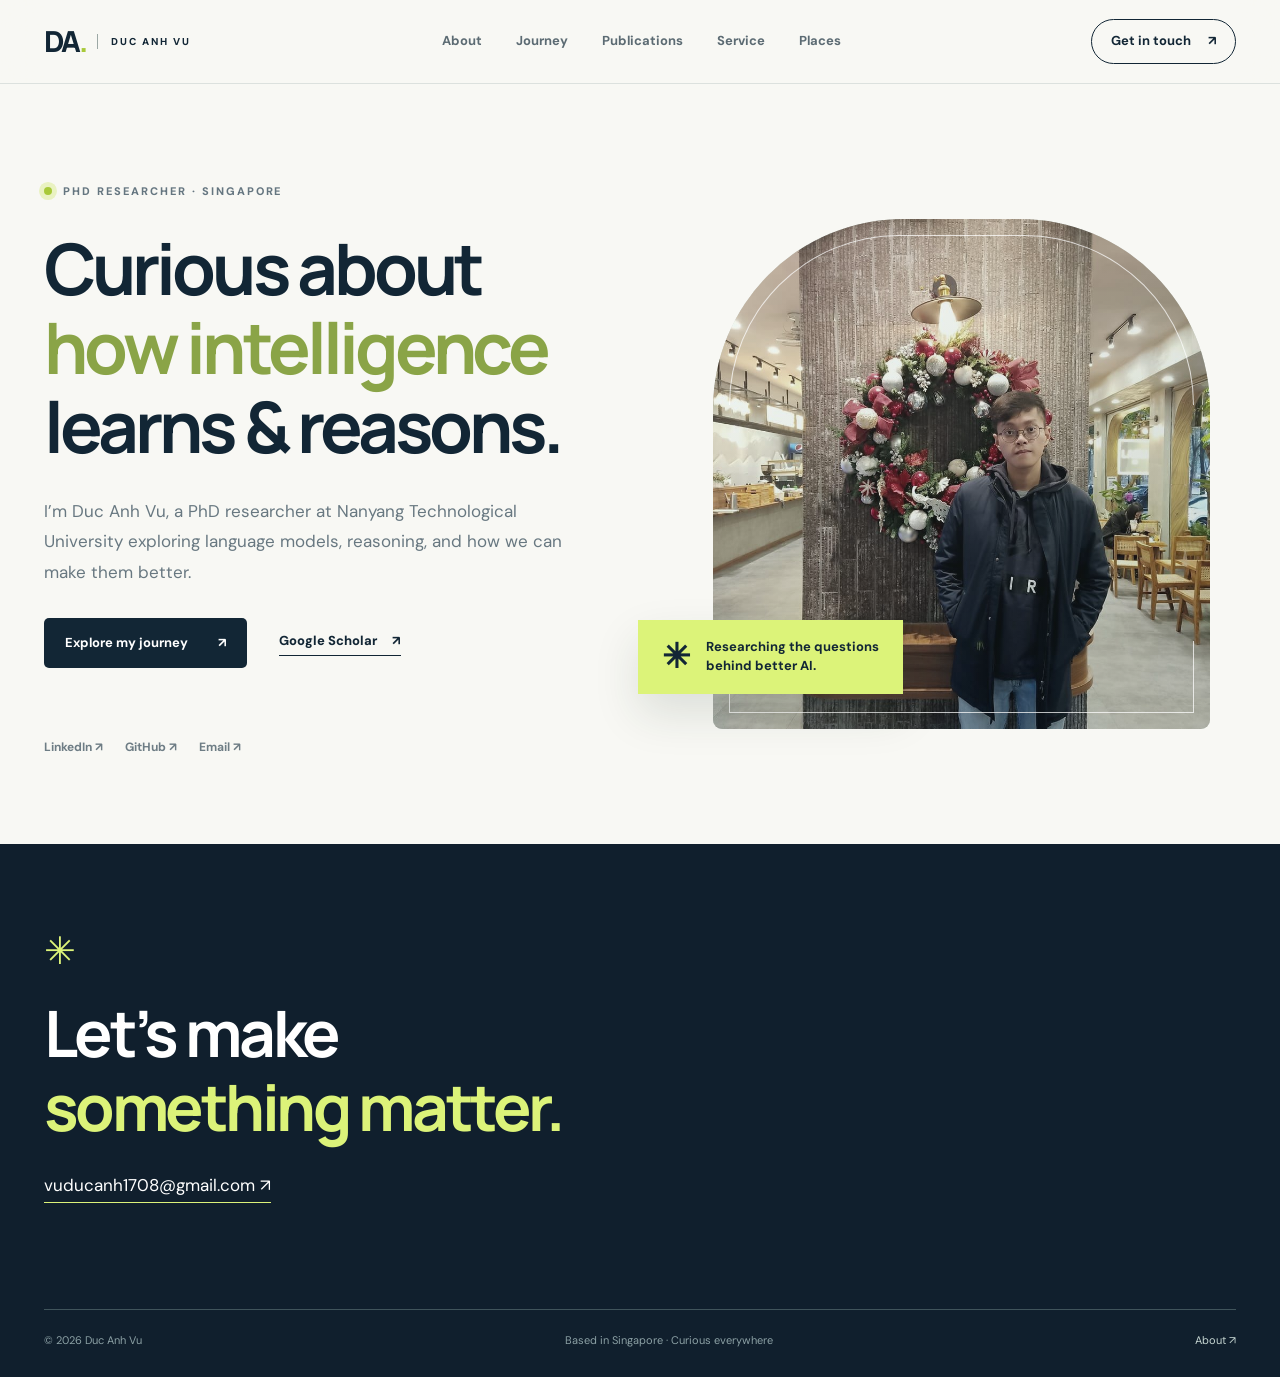
<file: index.html>
<!doctype html>
<html lang="en">
  <head>
    <meta charset="utf-8" />
    <meta name="viewport" content="width=device-width, initial-scale=1" />
    <meta name="theme-color" content="#101f2d" />
    <meta
      name="description"
      content="Duc Anh Vu is a PhD researcher at Nanyang Technological University working on language models, reasoning, and learning."
    />
    <title>Duc Anh Vu — Researcher &amp; explorer</title>
    <link rel="icon" href="./assets/img/favicon.ico" />
    <link rel="preconnect" href="https://fonts.googleapis.com" />
    <link rel="preconnect" href="https://fonts.gstatic.com" crossorigin />
    <link
      href="https://fonts.googleapis.com/css2?family=DM+Sans:wght@400;500;600;700&family=Manrope:wght@400;500;600;700;800&display=swap"
      rel="stylesheet"
    />
    <link rel="stylesheet" href="./assets/css/main.css" />
    <script defer src="./assets/js/content.js"></script>
    <script defer src="./assets/js/main.js"></script>
  </head>
  <body id="top" class="page-home">
    <a class="skip-link" href="#main">Skip to content</a>
    <header class="site-header">
      <a class="wordmark" href="./index.html" aria-label="Duc Anh Vu, home"
        ><span class="wordmark-symbol">DA<span>.</span></span
        ><span class="wordmark-name">DUC ANH VU</span></a
      >
      <nav class="site-nav" aria-label="Main navigation">
        <a href="./about.html">About</a><a href="./journey.html">Journey</a
        ><a href="./publications.html">Publications</a><a href="./service.html">Service</a
        ><a href="./places.html">Places</a>
      </nav>
      <a class="nav-contact" href="mailto:vuducanh1708@gmail.com"
        >Get in touch <span aria-hidden="true">↗</span></a
      >
    </header>

    <main id="main">
      <section class="hero section-shell" aria-labelledby="hero-title">
        <div class="hero-copy">
          <div class="eyebrow">
            <span class="status-dot"></span> PHD RESEARCHER · SINGAPORE
          </div>
          <h1 id="hero-title">
            Curious about<br /><em>how intelligence</em><br />learns & reasons.
          </h1>
          <p>
            I’m Duc Anh Vu, a PhD researcher at Nanyang Technological University
            exploring language models, reasoning, and how we can make them
            better.
          </p>
          <div class="hero-actions">
            <a class="button button-dark" href="./journey.html"
              >Explore my journey <span aria-hidden="true">↗</span></a
            ><a
              class="text-link"
              href="https://scholar.google.com/citations?hl=en&user=WP2VvPEAAAAJ"
              target="_blank"
              rel="noopener noreferrer"
              >Google Scholar <span aria-hidden="true">↗</span></a
            >
          </div>
          <div class="hero-socials" aria-label="Social links">
            <a
              href="https://www.linkedin.com/in/vuducanh2002/"
              target="_blank"
              rel="noopener noreferrer"
              >LinkedIn ↗</a
            ><a
              href="https://github.com/vuducanh0802"
              target="_blank"
              rel="noopener noreferrer"
              >GitHub ↗</a
            ><a href="mailto:vuducanh1708@gmail.com">Email ↗</a>
          </div>
        </div>
        <div class="hero-visual">
          <div class="hero-image-wrap">
            <img
              src="./assets/img/jpg/ava.jpg"
              alt="Portrait of Duc Anh Vu"
            /><span class="image-corner image-corner-top"></span
            ><span class="image-corner image-corner-bottom"></span>
          </div>
          <div class="hero-floating-note">
            <span class="tiny-star" aria-hidden="true">✳</span
            ><span>Researching the questions<br />behind better AI.</span>
          </div>
        </div>
      </section>
    </main>
    <footer class="site-footer">
      <div class="section-shell footer-inner">
        <div>
          <span class="footer-star" aria-hidden="true">✳</span>
          <h2>Let’s make<br /><em>something matter.</em></h2>
          <a href="mailto:vuducanh1708@gmail.com" class="footer-email"
            >vuducanh1708@gmail.com ↗</a
          >
        </div>
        <div class="footer-bottom">
          <span>© <span id="copyright-year">2026</span> Duc Anh Vu</span>
          <span>Based in Singapore · Curious everywhere</span>
          <a href="./about.html">About ↗</a>
        </div>
      </div>
    </footer>
  </body>
</html>
</file>
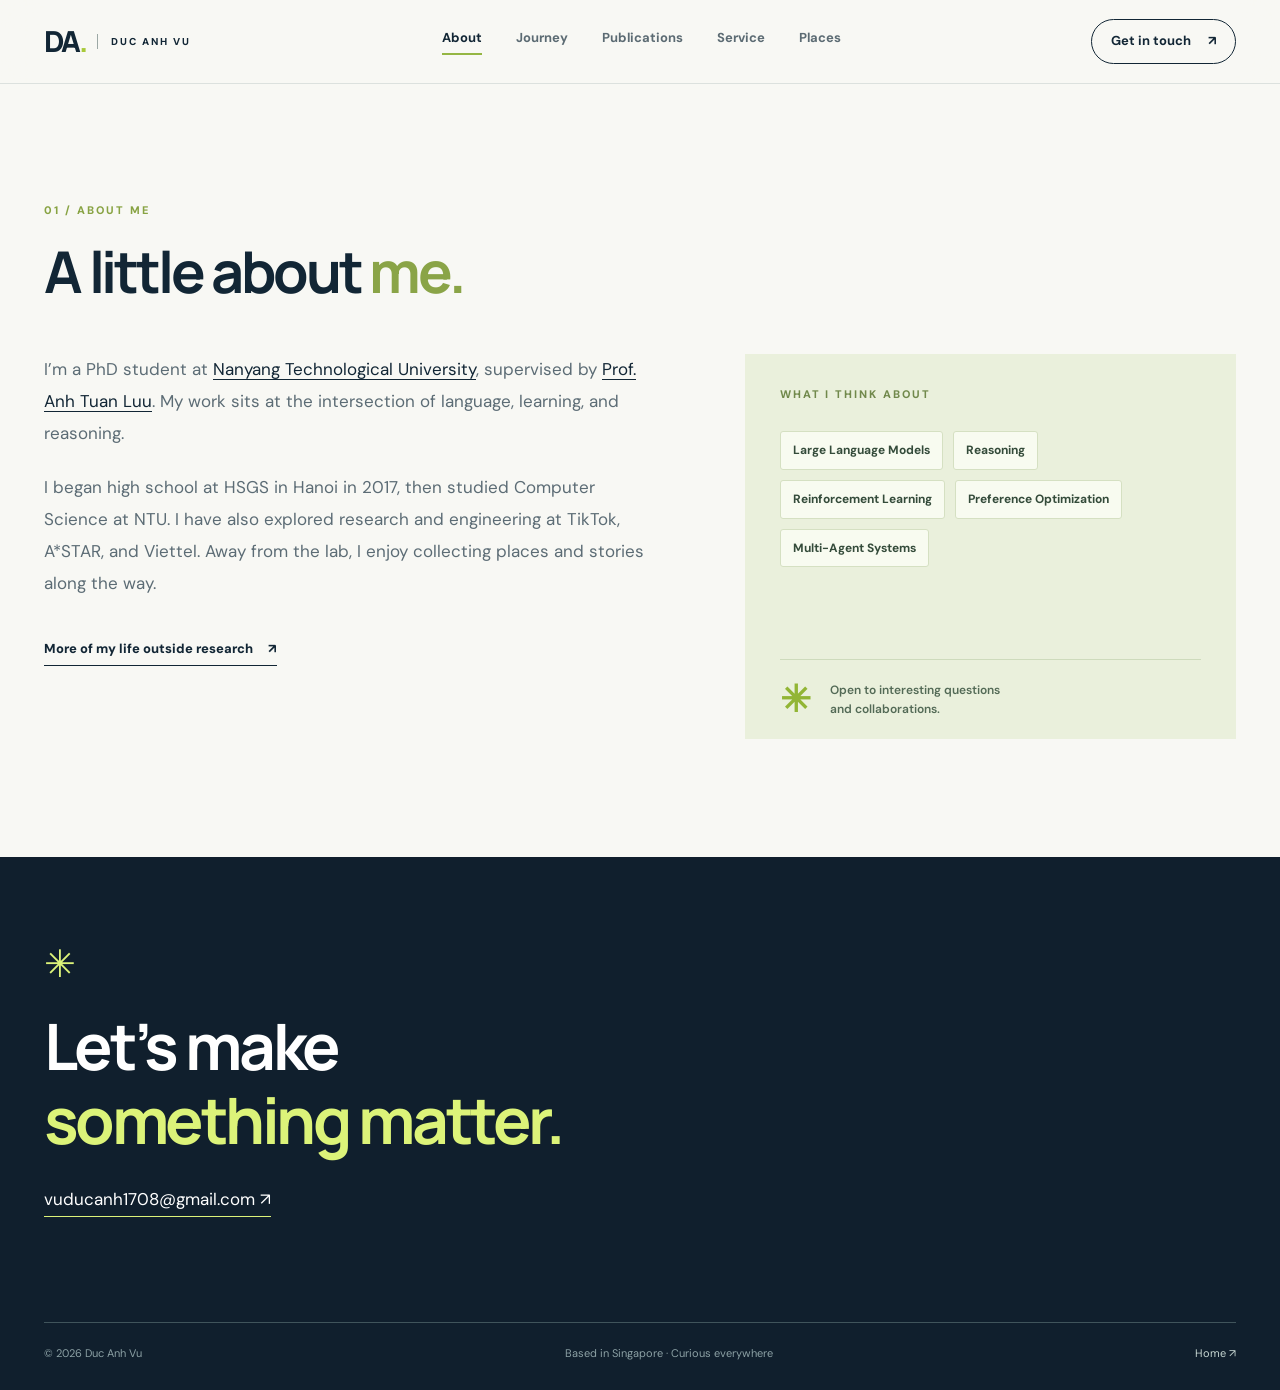
<file: about.html>
<!doctype html>
<html lang="en">
  <head>
    <meta charset="utf-8" />
    <meta name="viewport" content="width=device-width, initial-scale=1" />
    <meta name="theme-color" content="#101f2d" />
    <meta
      name="description"
      content="About Duc Anh Vu, a PhD researcher at Nanyang Technological University."
    />
    <title>About — Duc Anh Vu</title>
    <link rel="icon" href="./assets/img/favicon.ico" />
    <link rel="preconnect" href="https://fonts.googleapis.com" />
    <link rel="preconnect" href="https://fonts.gstatic.com" crossorigin />
    <link
      href="https://fonts.googleapis.com/css2?family=DM+Sans:wght@400;500;600;700&family=Manrope:wght@400;500;600;700;800&display=swap"
      rel="stylesheet"
    />
    <link rel="stylesheet" href="./assets/css/main.css" />
    <script defer src="./assets/js/content.js"></script>
    <script defer src="./assets/js/main.js"></script>
  </head>
  <body id="top" class="page-about">
    <a class="skip-link" href="#main">Skip to content</a>
    <header class="site-header">
      <a class="wordmark" href="./index.html" aria-label="Duc Anh Vu, home"
        ><span class="wordmark-symbol">DA<span>.</span></span
        ><span class="wordmark-name">DUC ANH VU</span></a
      >
      <nav class="site-nav" aria-label="Main navigation">
        <a href="./about.html" aria-current="page">About</a><a href="./journey.html">Journey</a
        ><a href="./publications.html">Publications</a><a href="./service.html">Service</a
        ><a href="./places.html">Places</a>
      </nav>
      <a class="nav-contact" href="mailto:vuducanh1708@gmail.com"
        >Get in touch <span aria-hidden="true">↗</span></a
      >
    </header>

    <main id="main">
      <section
        class="about section-shell section-pad"
        id="about"
        aria-labelledby="about-title"
      >
        <div class="section-heading">
          <span class="section-number">01 / ABOUT ME</span>
          <h2 id="about-title">A little about <em>me.</em></h2>
        </div>
        <div class="about-grid">
          <div class="about-copy">
            <p>
              I’m a PhD student at
              <a
                href="https://www.ntu.edu.sg/computing"
                target="_blank"
                rel="noopener noreferrer"
                >Nanyang Technological University</a
              >, supervised by
              <a
                href="https://tuanluu.github.io/"
                target="_blank"
                rel="noopener noreferrer"
                >Prof. Anh Tuan Luu</a
              >. My work sits at the intersection of language, learning, and
              reasoning.
            </p>
            <p>
              I began high school at HSGS in Hanoi in 2017, then studied
              Computer Science at NTU. I have also explored research and
              engineering at TikTok, A*STAR, and Viettel. Away from the lab, I
              enjoy collecting places and stories along the way.
            </p>
            <a
              class="inline-arrow"
              href="https://www.facebook.com/profile.php?id=100006241207860"
              target="_blank"
              rel="noopener noreferrer"
              >More of my life outside research
              <span aria-hidden="true">↗</span></a
            >
          </div>
          <div class="interest-card">
            <span class="card-kicker">WHAT I THINK ABOUT</span>
            <div class="interest-list">
              <span>Large Language Models</span><span>Reasoning</span
              ><span>Reinforcement Learning</span
              ><span>Preference Optimization</span
              ><span>Multi-Agent Systems</span>
            </div>
            <div class="interest-card-bottom">
              <span class="asterisk" aria-hidden="true">✳</span
              ><span
                >Open to interesting questions<br />and collaborations.</span
              >
            </div>
          </div>
        </div>
      </section>
    </main>
    <footer class="site-footer">
      <div class="section-shell footer-inner">
        <div>
          <span class="footer-star" aria-hidden="true">✳</span>
          <h2>Let’s make<br /><em>something matter.</em></h2>
          <a href="mailto:vuducanh1708@gmail.com" class="footer-email"
            >vuducanh1708@gmail.com ↗</a
          >
        </div>
        <div class="footer-bottom">
          <span>© <span id="copyright-year">2026</span> Duc Anh Vu</span>
          <span>Based in Singapore · Curious everywhere</span>
          <a href="./index.html">Home ↗</a>
        </div>
      </div>
    </footer>
  </body>
</html>
</file>
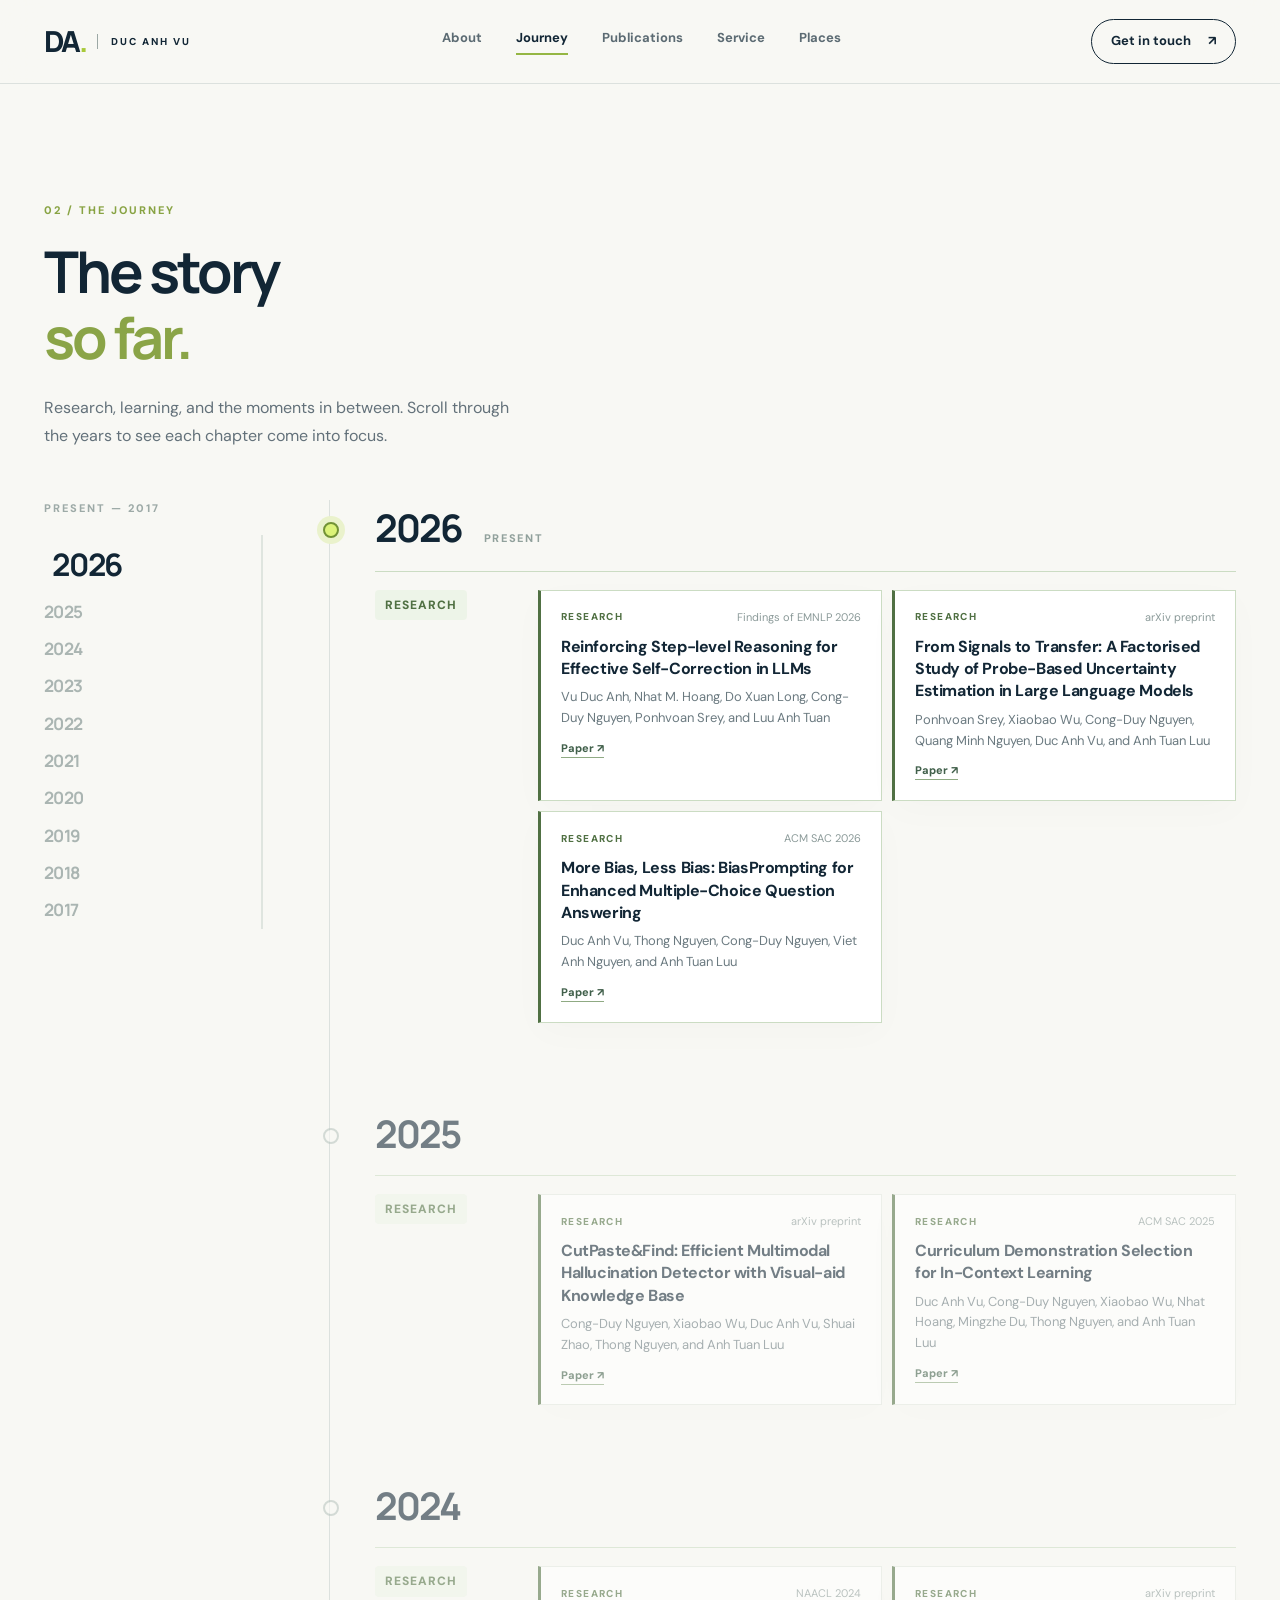
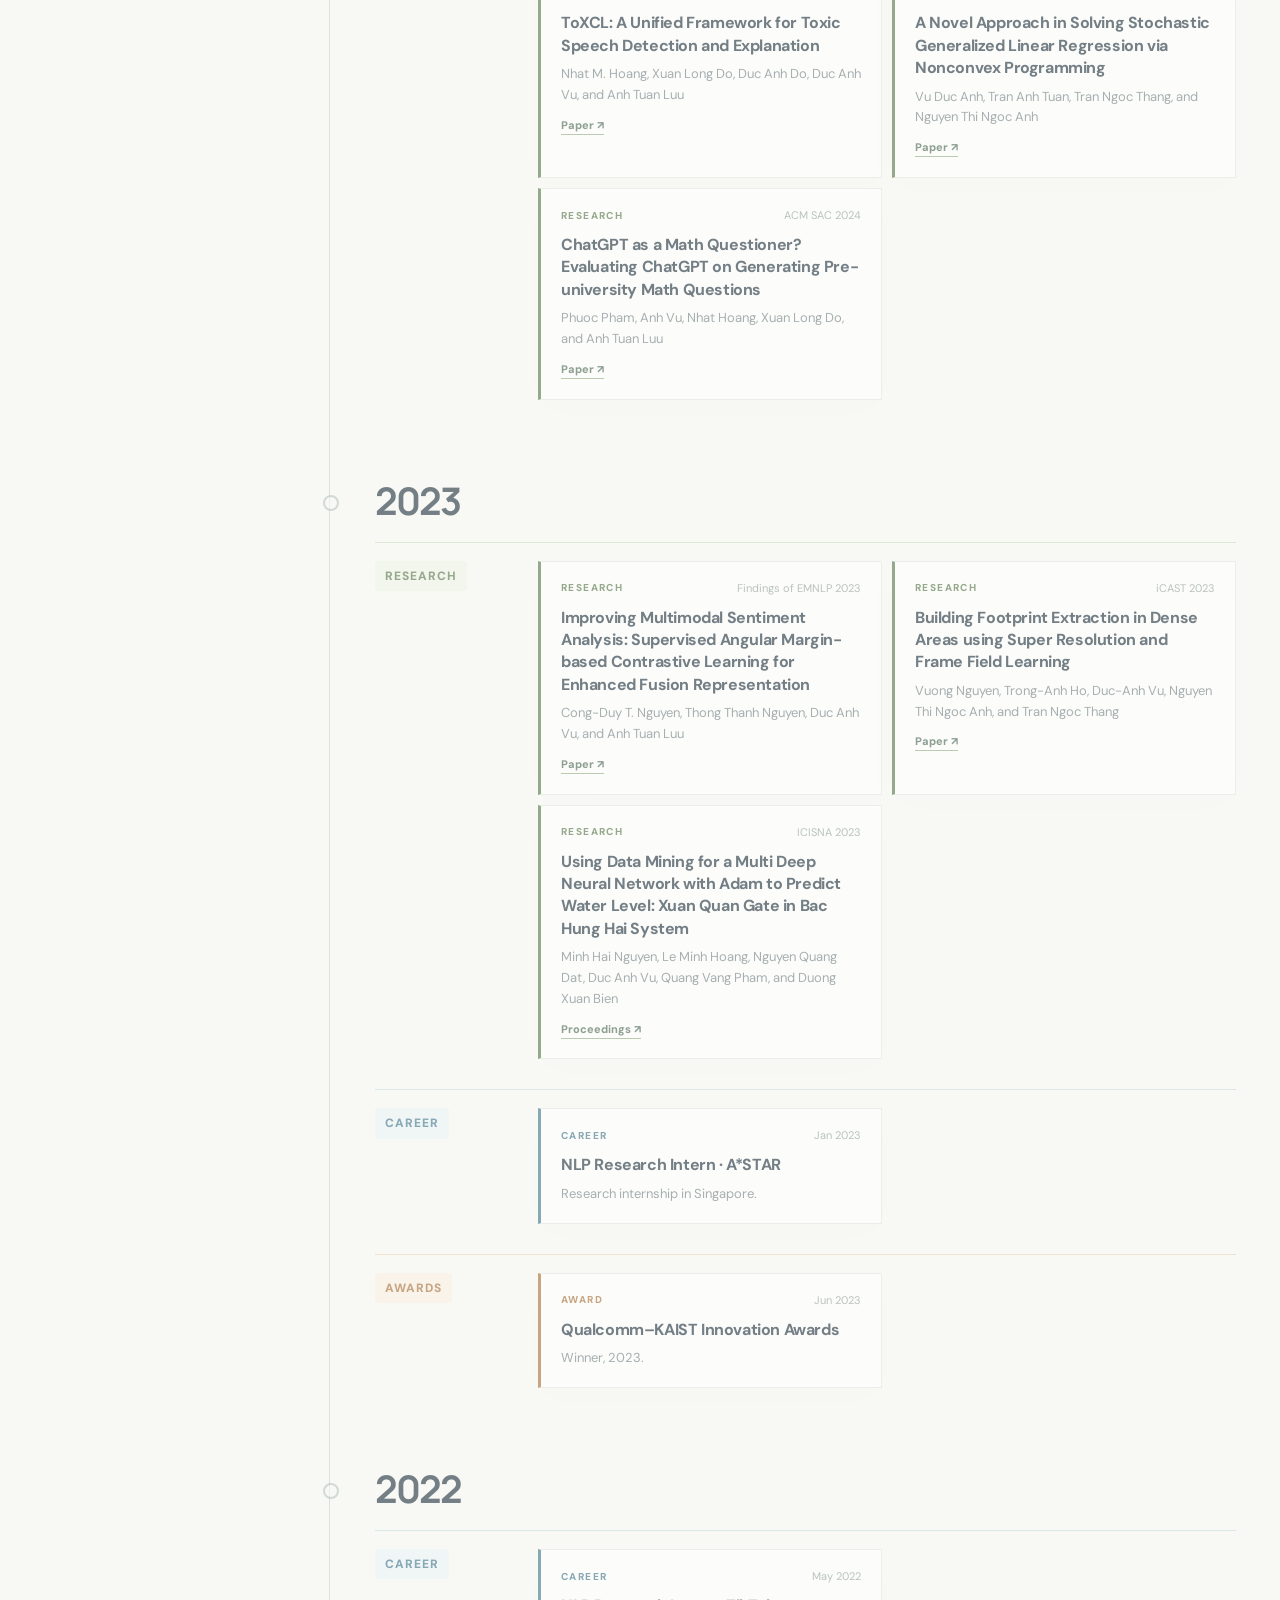
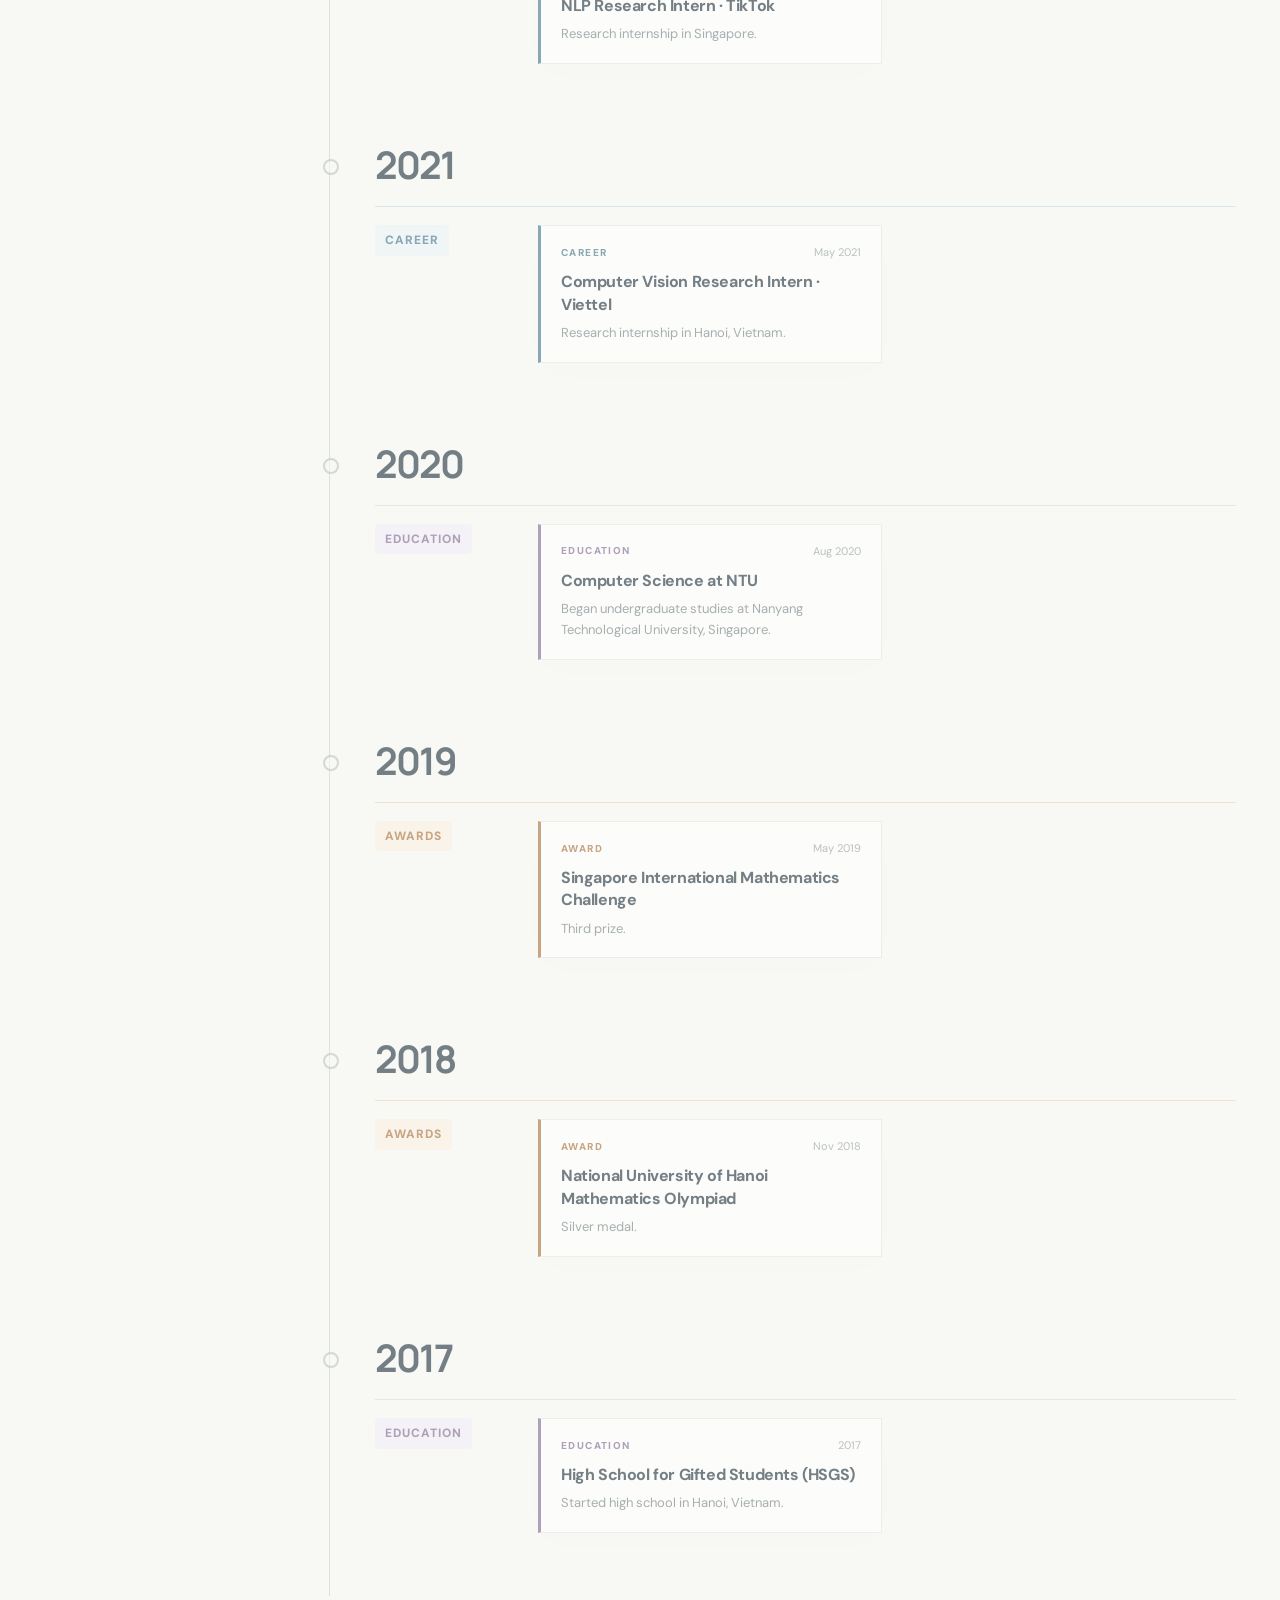
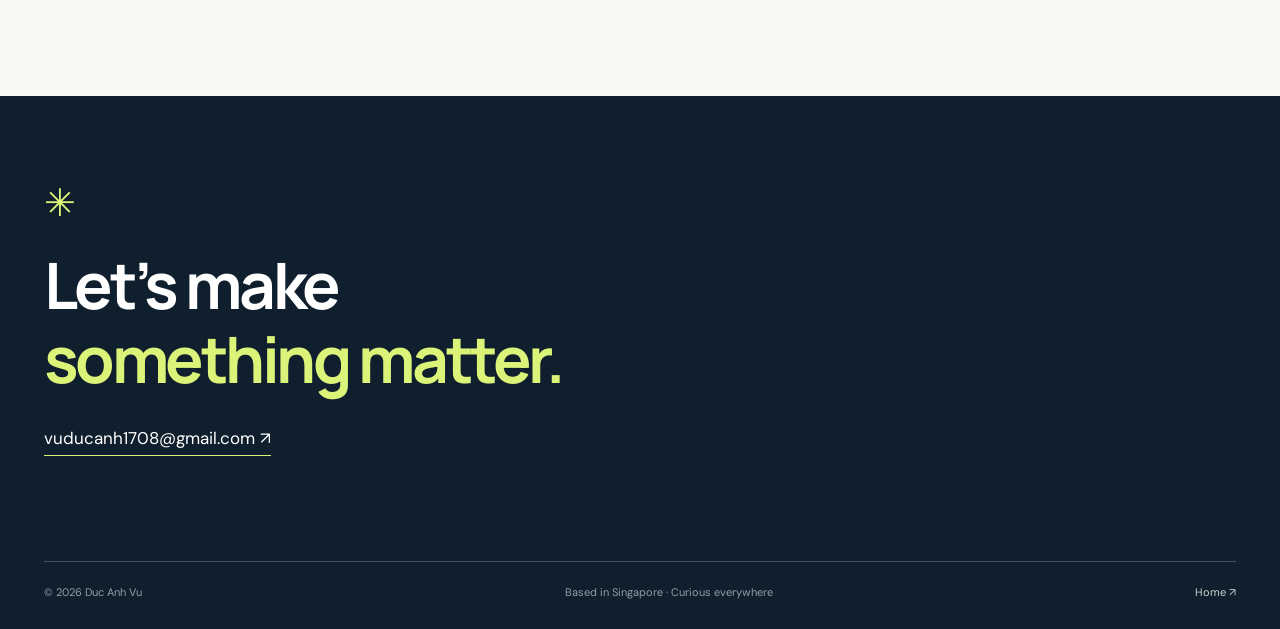
<file: journey.html>
<!doctype html>
<html lang="en">
  <head>
    <meta charset="utf-8" />
    <meta name="viewport" content="width=device-width, initial-scale=1" />
    <meta name="theme-color" content="#101f2d" />
    <meta
      name="description"
      content="Research, education, career, and awards across Duc Anh Vu&#x27;s journey."
    />
    <title>Journey — Duc Anh Vu</title>
    <link rel="icon" href="./assets/img/favicon.ico" />
    <link rel="preconnect" href="https://fonts.googleapis.com" />
    <link rel="preconnect" href="https://fonts.gstatic.com" crossorigin />
    <link
      href="https://fonts.googleapis.com/css2?family=DM+Sans:wght@400;500;600;700&family=Manrope:wght@400;500;600;700;800&display=swap"
      rel="stylesheet"
    />
    <link rel="stylesheet" href="./assets/css/main.css" />
    <script defer src="./assets/js/content.js"></script>
    <script defer src="./assets/js/main.js"></script>
  </head>
  <body id="top" class="page-journey">
    <a class="skip-link" href="#main">Skip to content</a>
    <header class="site-header">
      <a class="wordmark" href="./index.html" aria-label="Duc Anh Vu, home"
        ><span class="wordmark-symbol">DA<span>.</span></span
        ><span class="wordmark-name">DUC ANH VU</span></a
      >
      <nav class="site-nav" aria-label="Main navigation">
        <a href="./about.html">About</a><a href="./journey.html" aria-current="page">Journey</a
        ><a href="./publications.html">Publications</a><a href="./service.html">Service</a
        ><a href="./places.html">Places</a>
      </nav>
      <a class="nav-contact" href="mailto:vuducanh1708@gmail.com"
        >Get in touch <span aria-hidden="true">↗</span></a
      >
    </header>

    <main id="main">
      <section
        class="journey section-shell section-pad"
        id="journey"
        aria-labelledby="journey-title"
      >
        <div class="section-heading journey-heading">
          <span class="section-number">02 / THE JOURNEY</span>
          <h2 id="journey-title">The story<br /><em>so far.</em></h2>
          <p>
            Research, learning, and the moments in between. Scroll through the
            years to see each chapter come into focus.
          </p>
        </div>
        <div class="timeline-layout">
          <aside class="timeline-rail" aria-label="Timeline years">
            <span class="rail-caption">PRESENT — 2017</span>
            <div class="rail-years" id="rail-years"></div>
            <div class="rail-progress">
              <span id="rail-progress-fill"></span>
            </div>
          </aside>
          <div class="timeline-events" id="timeline-events"></div>
        </div>
      </section>
    </main>
    <footer class="site-footer">
      <div class="section-shell footer-inner">
        <div>
          <span class="footer-star" aria-hidden="true">✳</span>
          <h2>Let’s make<br /><em>something matter.</em></h2>
          <a href="mailto:vuducanh1708@gmail.com" class="footer-email"
            >vuducanh1708@gmail.com ↗</a
          >
        </div>
        <div class="footer-bottom">
          <span>© <span id="copyright-year">2026</span> Duc Anh Vu</span>
          <span>Based in Singapore · Curious everywhere</span>
          <a href="./index.html">Home ↗</a>
        </div>
      </div>
    </footer>
  </body>
</html>
</file>
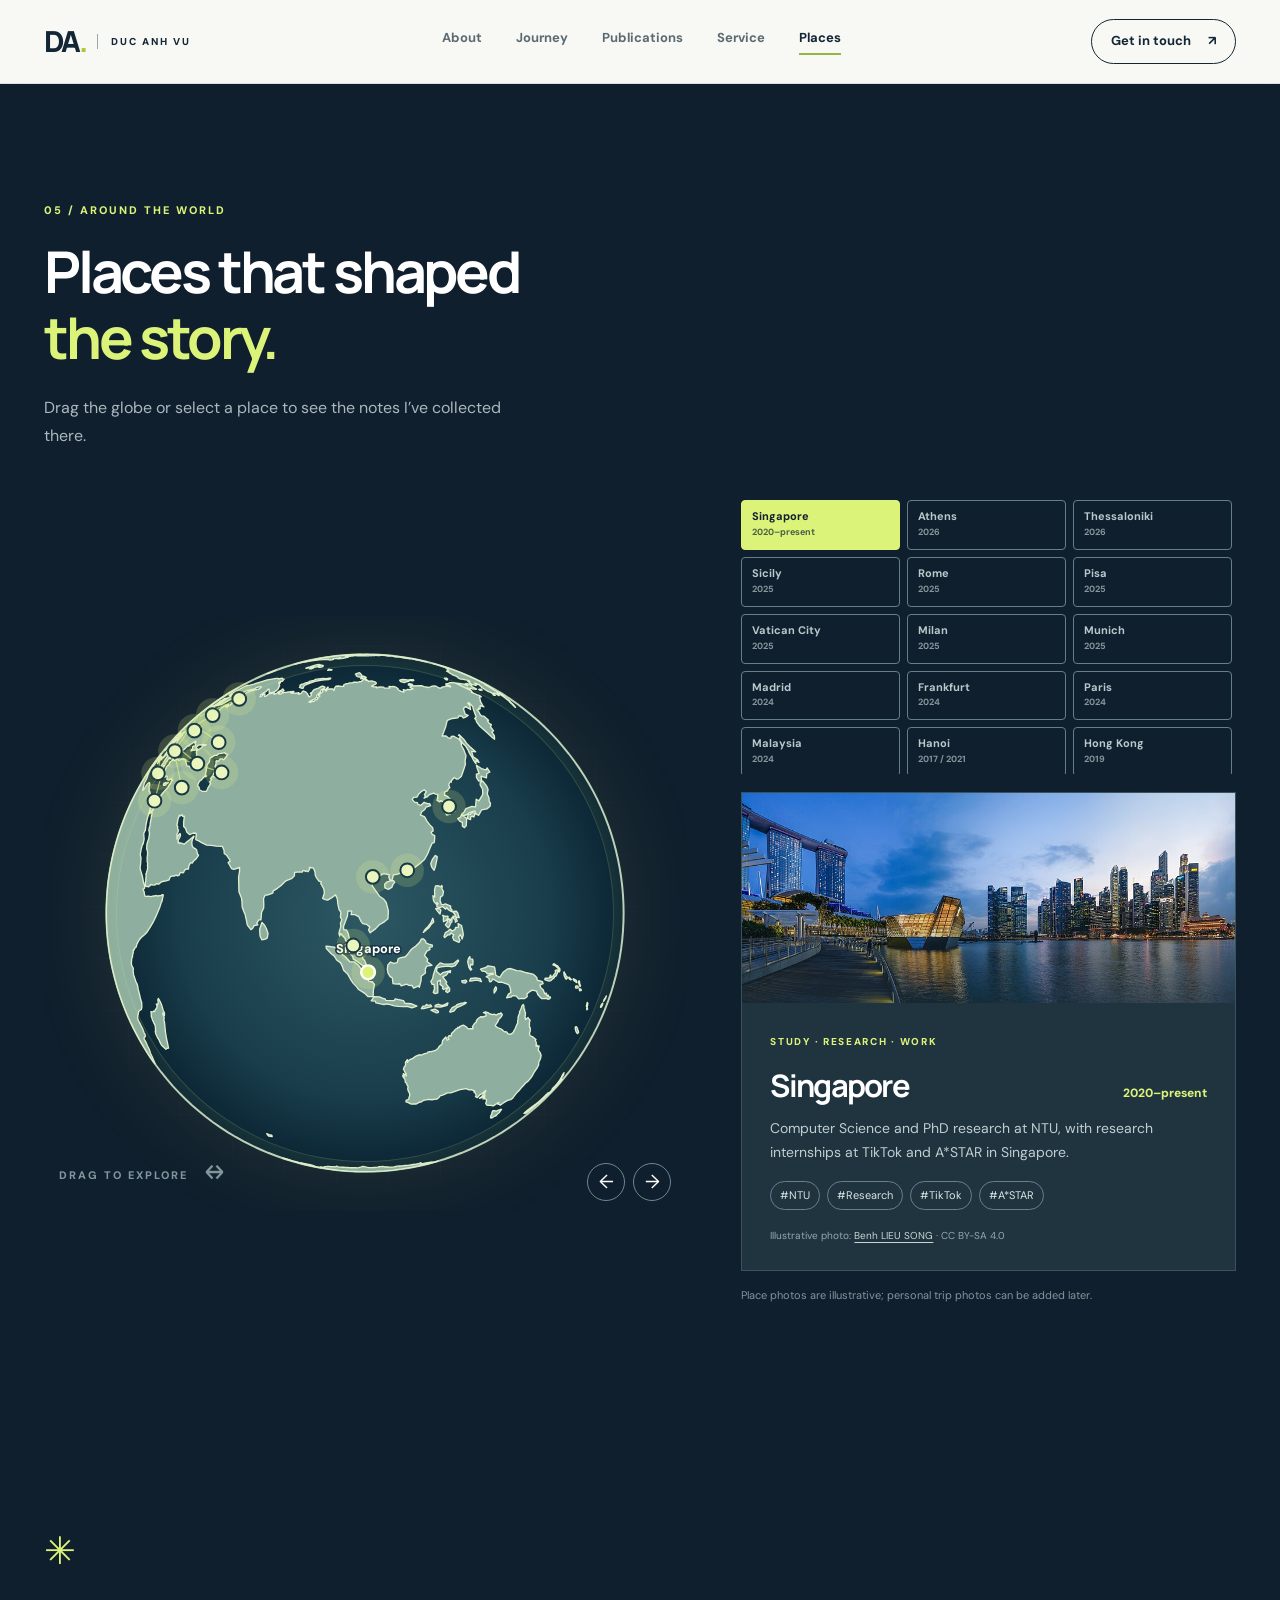
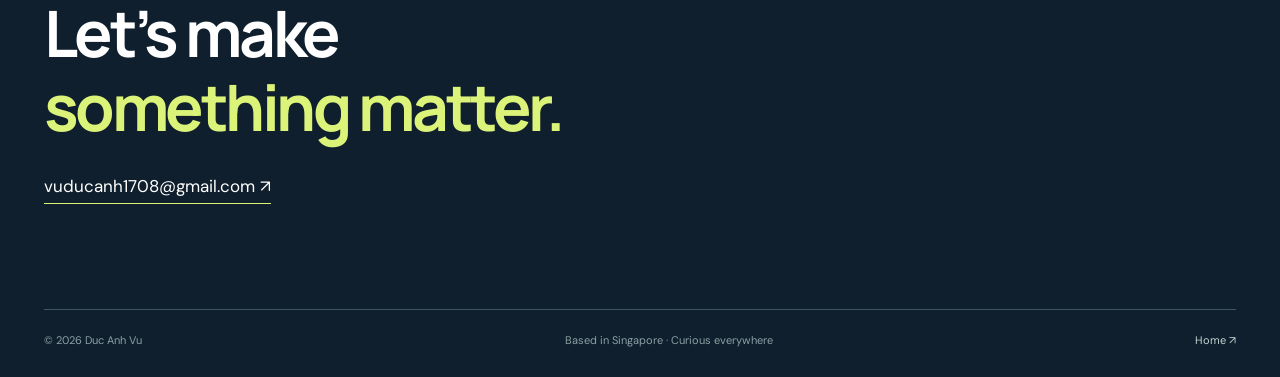
<file: places.html>
<!doctype html>
<html lang="en">
  <head>
    <meta charset="utf-8" />
    <meta name="viewport" content="width=device-width, initial-scale=1" />
    <meta name="theme-color" content="#101f2d" />
    <meta
      name="description"
      content="Explore places around the world connected to Duc Anh Vu&#x27;s journey."
    />
    <title>Places — Duc Anh Vu</title>
    <link rel="icon" href="./assets/img/favicon.ico" />
    <link rel="preconnect" href="https://fonts.googleapis.com" />
    <link rel="preconnect" href="https://fonts.gstatic.com" crossorigin />
    <link
      href="https://fonts.googleapis.com/css2?family=DM+Sans:wght@400;500;600;700&family=Manrope:wght@400;500;600;700;800&display=swap"
      rel="stylesheet"
    />
    <link rel="stylesheet" href="./assets/css/main.css" />
    <script defer src="./assets/vendor/d3.min.js"></script>
    <script defer src="./data/world.js"></script>
    <script defer src="./assets/js/content.js"></script>
    <script defer src="./assets/js/main.js"></script>
  </head>
  <body id="top" class="page-places">
    <a class="skip-link" href="#main">Skip to content</a>
    <header class="site-header">
      <a class="wordmark" href="./index.html" aria-label="Duc Anh Vu, home"
        ><span class="wordmark-symbol">DA<span>.</span></span
        ><span class="wordmark-name">DUC ANH VU</span></a
      >
      <nav class="site-nav" aria-label="Main navigation">
        <a href="./about.html">About</a><a href="./journey.html">Journey</a
        ><a href="./publications.html">Publications</a><a href="./service.html">Service</a
        ><a href="./places.html" aria-current="page">Places</a>
      </nav>
      <a class="nav-contact" href="mailto:vuducanh1708@gmail.com"
        >Get in touch <span aria-hidden="true">↗</span></a
      >
    </header>

    <main id="main">
      <section
        class="places section-pad"
        id="places"
        aria-labelledby="places-title"
      >
        <div class="section-shell">
          <div class="section-heading section-heading-light">
            <span class="section-number">05 / AROUND THE WORLD</span>
            <h2 id="places-title">
              Places that shaped<br /><em>the story.</em>
            </h2>
            <p>
              Drag the globe or select a place to see the notes I’ve collected
              there.
            </p>
          </div>
          <div class="map-layout">
            <div class="globe-panel">
              <div class="globe-grid" aria-hidden="true"></div>
              <div class="globe-frame">
                <svg
                  id="globe"
                  role="group"
                  aria-label="Interactive globe showing places connected to Duc Anh's journey"
                  tabindex="0"
                ></svg>
                <div class="map-popup" id="map-popup" hidden></div>
              </div>
              <div class="globe-hint">
                DRAG TO EXPLORE <span aria-hidden="true">↔</span>
              </div>
              <div class="globe-controls">
                <button
                  type="button"
                  id="rotate-left"
                  aria-label="Rotate globe left"
                >
                  ←
                </button>
                <button
                  type="button"
                  id="rotate-right"
                  aria-label="Rotate globe right"
                >
                  →
                </button>
              </div>
            </div>
            <div class="place-side">
              <div
                class="place-list"
                id="place-list"
                aria-label="Select a place"
              ></div>
              <article
                class="place-card"
                id="place-card"
                aria-live="polite"
              ></article>
              <p class="map-footnote">
                Place photos are illustrative; personal trip photos can be added
                later.
              </p>
            </div>
          </div>
        </div>
      </section>
    </main>
    <footer class="site-footer">
      <div class="section-shell footer-inner">
        <div>
          <span class="footer-star" aria-hidden="true">✳</span>
          <h2>Let’s make<br /><em>something matter.</em></h2>
          <a href="mailto:vuducanh1708@gmail.com" class="footer-email"
            >vuducanh1708@gmail.com ↗</a
          >
        </div>
        <div class="footer-bottom">
          <span>© <span id="copyright-year">2026</span> Duc Anh Vu</span>
          <span>Based in Singapore · Curious everywhere</span>
          <a href="./index.html">Home ↗</a>
        </div>
      </div>
    </footer>
  </body>
</html>
</file>
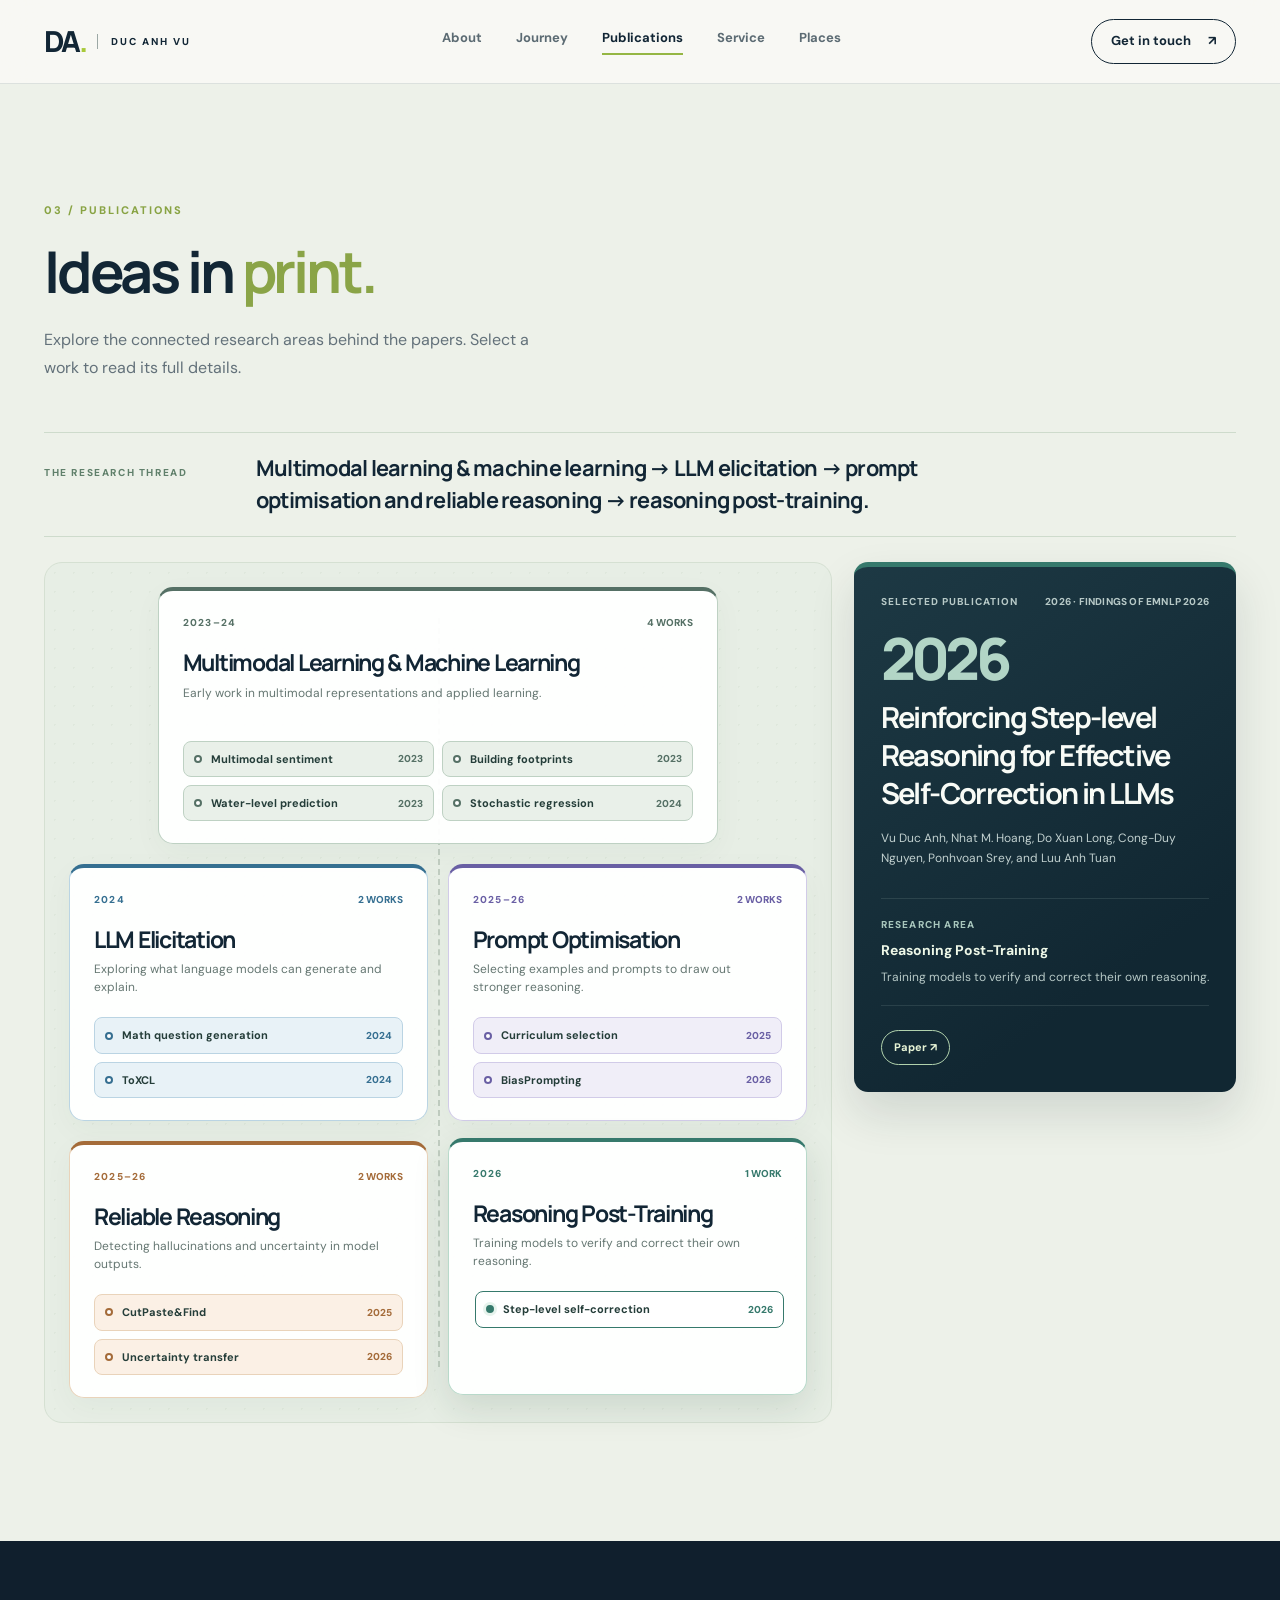
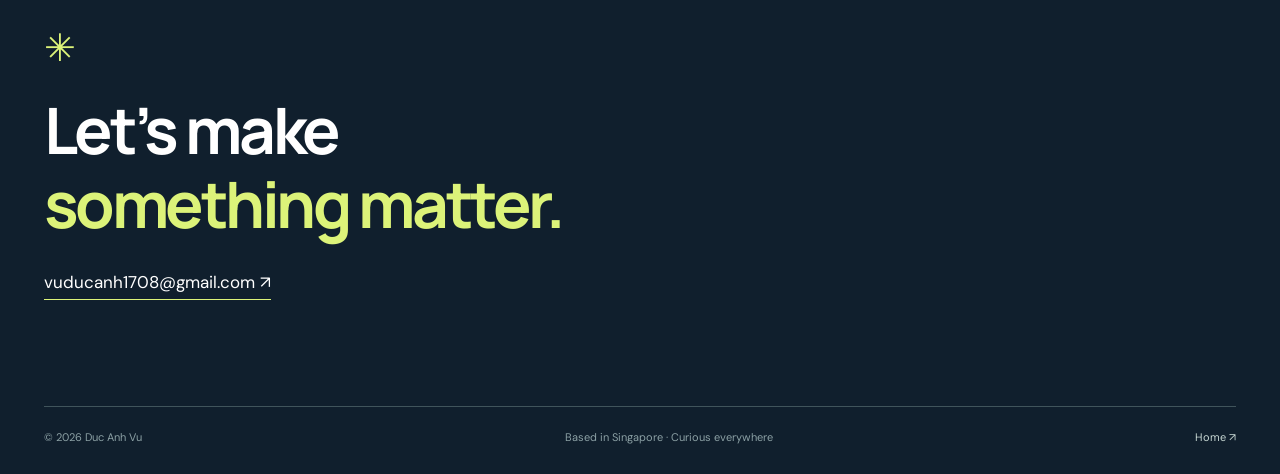
<file: publications.html>
<!doctype html>
<html lang="en">
  <head>
    <meta charset="utf-8" />
    <meta name="viewport" content="width=device-width, initial-scale=1" />
    <meta name="theme-color" content="#101f2d" />
    <meta
      name="description"
      content="Explore Duc Anh Vu&#x27;s research areas and publications."
    />
    <title>Publications — Duc Anh Vu</title>
    <link rel="icon" href="./assets/img/favicon.ico" />
    <link rel="preconnect" href="https://fonts.googleapis.com" />
    <link rel="preconnect" href="https://fonts.gstatic.com" crossorigin />
    <link
      href="https://fonts.googleapis.com/css2?family=DM+Sans:wght@400;500;600;700&family=Manrope:wght@400;500;600;700;800&display=swap"
      rel="stylesheet"
    />
    <link rel="stylesheet" href="./assets/css/main.css" />
    <script defer src="./assets/js/content.js"></script>
    <script defer src="./assets/js/main.js"></script>
  </head>
  <body id="top" class="page-publications">
    <a class="skip-link" href="#main">Skip to content</a>
    <header class="site-header">
      <a class="wordmark" href="./index.html" aria-label="Duc Anh Vu, home"
        ><span class="wordmark-symbol">DA<span>.</span></span
        ><span class="wordmark-name">DUC ANH VU</span></a
      >
      <nav class="site-nav" aria-label="Main navigation">
        <a href="./about.html">About</a><a href="./journey.html">Journey</a
        ><a href="./publications.html" aria-current="page">Publications</a><a href="./service.html">Service</a
        ><a href="./places.html">Places</a>
      </nav>
      <a class="nav-contact" href="mailto:vuducanh1708@gmail.com"
        >Get in touch <span aria-hidden="true">↗</span></a
      >
    </header>

    <main id="main">
      <section
        class="publications section-pad"
        id="publications"
        aria-labelledby="publications-title"
      >
        <div class="section-shell">
          <div class="section-heading publication-heading">
            <span class="section-number">03 / PUBLICATIONS</span>
            <h2 id="publications-title">Ideas in <em>print.</em></h2>
            <p>
              Explore the connected research areas behind the papers. Select a
              work to read its full details.
            </p>
          </div>
          <div class="research-thread">
            <span>THE RESEARCH THREAD</span>
            <p>
              Multimodal learning &amp; machine learning → LLM elicitation →
              prompt optimisation and reliable reasoning → reasoning
              post-training.
            </p>
          </div>
          <div class="knowledge-layout">
            <div
              class="knowledge-map"
              id="knowledge-map"
              aria-label="Research areas and their publications"
            ></div>
            <article
              class="paper-focus"
              id="paper-focus"
              aria-live="polite"
              aria-label="Selected publication"
            ></article>
          </div>
          <noscript>
            <p>
              JavaScript is needed for the research map. The
              <a href="https://scholar.google.com/citations?user=WP2VvPEAAAAJ"
                >Google Scholar profile</a
              >
              lists the publications.
            </p>
          </noscript>
        </div>
      </section>
    </main>
    <footer class="site-footer">
      <div class="section-shell footer-inner">
        <div>
          <span class="footer-star" aria-hidden="true">✳</span>
          <h2>Let’s make<br /><em>something matter.</em></h2>
          <a href="mailto:vuducanh1708@gmail.com" class="footer-email"
            >vuducanh1708@gmail.com ↗</a
          >
        </div>
        <div class="footer-bottom">
          <span>© <span id="copyright-year">2026</span> Duc Anh Vu</span>
          <span>Based in Singapore · Curious everywhere</span>
          <a href="./index.html">Home ↗</a>
        </div>
      </div>
    </footer>
  </body>
</html>
</file>
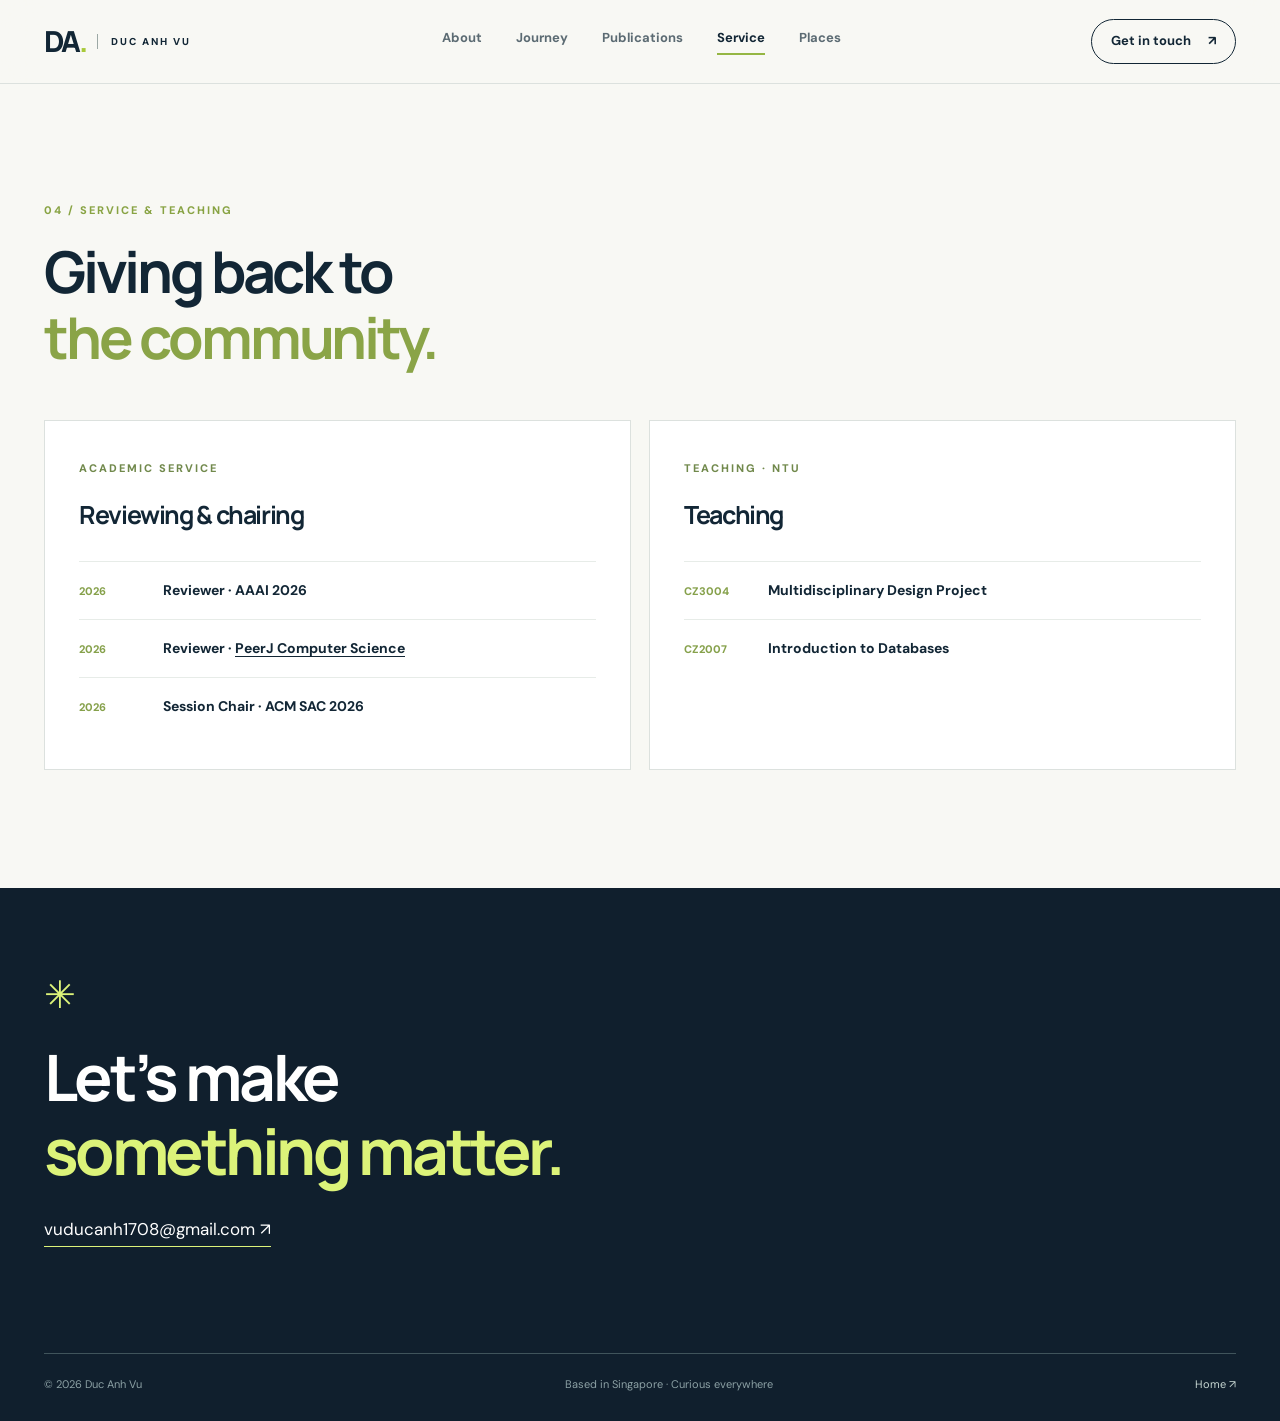
<file: service.html>
<!doctype html>
<html lang="en">
  <head>
    <meta charset="utf-8" />
    <meta name="viewport" content="width=device-width, initial-scale=1" />
    <meta name="theme-color" content="#101f2d" />
    <meta
      name="description"
      content="Academic reviewing, chairing, and teaching by Duc Anh Vu."
    />
    <title>Service &amp; Teaching — Duc Anh Vu</title>
    <link rel="icon" href="./assets/img/favicon.ico" />
    <link rel="preconnect" href="https://fonts.googleapis.com" />
    <link rel="preconnect" href="https://fonts.gstatic.com" crossorigin />
    <link
      href="https://fonts.googleapis.com/css2?family=DM+Sans:wght@400;500;600;700&family=Manrope:wght@400;500;600;700;800&display=swap"
      rel="stylesheet"
    />
    <link rel="stylesheet" href="./assets/css/main.css" />
    <script defer src="./assets/js/content.js"></script>
    <script defer src="./assets/js/main.js"></script>
  </head>
  <body id="top" class="page-service">
    <a class="skip-link" href="#main">Skip to content</a>
    <header class="site-header">
      <a class="wordmark" href="./index.html" aria-label="Duc Anh Vu, home"
        ><span class="wordmark-symbol">DA<span>.</span></span
        ><span class="wordmark-name">DUC ANH VU</span></a
      >
      <nav class="site-nav" aria-label="Main navigation">
        <a href="./about.html">About</a><a href="./journey.html">Journey</a
        ><a href="./publications.html">Publications</a><a href="./service.html" aria-current="page">Service</a
        ><a href="./places.html">Places</a>
      </nav>
      <a class="nav-contact" href="mailto:vuducanh1708@gmail.com"
        >Get in touch <span aria-hidden="true">↗</span></a
      >
    </header>

    <main id="main">
      <section
        class="service section-shell section-pad"
        id="service"
        aria-labelledby="service-title"
      >
        <div class="section-heading">
          <span class="section-number">04 / SERVICE &amp; TEACHING</span>
          <h2 id="service-title">
            Giving back to<br /><em>the community.</em>
          </h2>
        </div>
        <div class="service-grid">
          <div class="service-card">
            <span class="card-kicker">ACADEMIC SERVICE</span>
            <h3>Reviewing &amp; chairing</h3>
            <ul>
              <li><span>2026</span><strong>Reviewer · AAAI 2026</strong></li>
              <li>
                <span>2026</span
                ><strong
                  >Reviewer ·
                  <a
                    href="https://peerj.com/computer-science/"
                    target="_blank"
                    rel="noopener noreferrer"
                    >PeerJ Computer Science</a
                  ></strong
                >
              </li>
              <li>
                <span>2026</span><strong>Session Chair · ACM SAC 2026</strong>
              </li>
            </ul>
          </div>
          <div class="service-card">
            <span class="card-kicker">TEACHING · NTU</span>
            <h3>Teaching</h3>
            <ul>
              <li>
                <span>CZ3004</span
                ><strong>Multidisciplinary Design Project</strong>
              </li>
              <li>
                <span>CZ2007</span><strong>Introduction to Databases</strong>
              </li>
            </ul>
          </div>
        </div>
      </section>
    </main>
    <footer class="site-footer">
      <div class="section-shell footer-inner">
        <div>
          <span class="footer-star" aria-hidden="true">✳</span>
          <h2>Let’s make<br /><em>something matter.</em></h2>
          <a href="mailto:vuducanh1708@gmail.com" class="footer-email"
            >vuducanh1708@gmail.com ↗</a
          >
        </div>
        <div class="footer-bottom">
          <span>© <span id="copyright-year">2026</span> Duc Anh Vu</span>
          <span>Based in Singapore · Curious everywhere</span>
          <a href="./index.html">Home ↗</a>
        </div>
      </div>
    </footer>
  </body>
</html>
</file>
<file: assets/css/main.css>
:root {
  --ink: #122635;
  --muted: #63717a;
  --paper: #f8f8f4;
  --cream: #f0f0e9;
  --lime: #dcf379;
  --green: #b8d354;
  --line: #dce1de;
  --night: #101f2d;
  --white: #fff;
  scroll-behavior: smooth;
}
* {
  box-sizing: border-box;
}
html {
  scroll-padding-top: 82px;
}
body {
  margin: 0;
  background: var(--paper);
  color: var(--ink);
  font-family: "DM Sans", Arial, sans-serif;
  line-height: 1.55;
}
button,
a {
  font: inherit;
}
a {
  color: inherit;
}
button {
  cursor: pointer;
}
img {
  max-width: 100%;
  display: block;
}
h1,
h2,
h3,
p {
  margin-top: 0;
}
h1,
h2,
h3 {
  font-family: Manrope, Arial, sans-serif;
  letter-spacing: -0.055em;
}
em {
  font-style: normal;
  color: #8aa447;
}
::selection {
  background: var(--lime);
  color: var(--night);
}
.skip-link {
  position: absolute;
  top: -60px;
  left: 16px;
  background: var(--lime);
  padding: 10px;
  z-index: 20;
}
.skip-link:focus {
  top: 10px;
}
.section-shell {
  width: min(1200px, calc(100% - 88px));
  margin-inline: auto;
}
.section-pad {
  padding-block: 118px;
}
.site-header {
  height: 84px;
  padding-inline: max(44px, calc((100vw - 1200px) / 2));
  display: flex;
  align-items: center;
  justify-content: space-between;
  border-bottom: 1px solid var(--line);
  background: rgba(248, 248, 244, 0.92);
  position: sticky;
  top: 0;
  z-index: 12;
  backdrop-filter: blur(18px);
}
.wordmark {
  text-decoration: none;
  display: flex;
  align-items: center;
  gap: 12px;
}
.wordmark-symbol {
  font-family: Manrope, sans-serif;
  font-weight: 800;
  font-size: 29px;
  letter-spacing: -0.09em;
  line-height: 1;
}
.wordmark-symbol span {
  color: #a8c93a;
}
.wordmark-name {
  font-weight: 800;
  font-size: 10px;
  letter-spacing: 0.2em;
  border-left: 1px solid #9ca8a5;
  padding-left: 13px;
}
.site-nav {
  display: flex;
  gap: 34px;
}
.site-nav a,
.nav-contact {
  font-size: 13px;
  font-weight: 700;
  text-decoration: none;
}
.site-nav a {
  color: #5c6b73;
  transition: color 0.2s;
}
.site-nav a:hover,
.site-nav a:focus-visible {
  color: var(--ink);
}
.site-nav a[aria-current="page"] {
  color: var(--ink);
  border-bottom: 2px solid #95b643;
  padding-bottom: 4px;
}
.nav-contact {
  border: 1px solid var(--ink);
  border-radius: 50px;
  padding: 11px 19px;
  transition:
    background 0.2s,
    color 0.2s;
}
.nav-contact:hover {
  background: var(--ink);
  color: white;
}
.nav-contact span {
  margin-left: 14px;
}
.hero {
  min-height: min(760px, calc(100svh - 84px));
  padding-top: 92px;
  padding-bottom: 80px;
  display: grid;
  grid-template-columns: 1.08fr 0.92fr;
  align-items: center;
  gap: 56px;
  position: relative;
}
.eyebrow,
.section-number,
.card-kicker,
.rail-caption,
.globe-hint {
  font-size: 11px;
  letter-spacing: 0.18em;
  font-weight: 800;
}
.eyebrow {
  display: flex;
  align-items: center;
  gap: 11px;
  color: #657680;
  margin-bottom: 29px;
}
.status-dot {
  width: 8px;
  height: 8px;
  border-radius: 50%;
  background: #a8c939;
  box-shadow: 0 0 0 5px #e9f2c1;
}
.hero h1 {
  font-size: clamp(48px, 5.55vw, 82px);
  line-height: 1.11;
  margin: 0 0 30px;
  max-width: 700px;
}
.hero-copy > p {
  font-size: 17px;
  line-height: 1.8;
  color: #687881;
  max-width: 520px;
  margin-bottom: 31px;
}
.hero-actions {
  display: flex;
  align-items: center;
  gap: 32px;
}
.button {
  display: inline-flex;
  align-items: center;
  justify-content: center;
  gap: 30px;
  padding: 15px 21px;
  text-decoration: none;
  font-size: 13px;
  font-weight: 700;
  border-radius: 5px;
  transition:
    transform 0.2s,
    background 0.2s;
}
.button:hover {
  transform: translateY(-3px);
}
.button-dark {
  background: var(--ink);
  color: white;
}
.button-dark:hover {
  background: #2e4755;
}
.text-link,
.inline-arrow {
  font-size: 13px;
  font-weight: 800;
  text-decoration: none;
  border-bottom: 1px solid currentColor;
  padding-bottom: 4px;
}
.text-link span,
.inline-arrow span {
  margin-left: 12px;
}
.hero-socials {
  margin-top: 70px;
  display: flex;
  gap: 22px;
}
.hero-socials a {
  color: #6e7d85;
  font-size: 12px;
  font-weight: 700;
  text-decoration: none;
}
.hero-socials a:hover {
  color: var(--ink);
}
.hero-visual {
  position: relative;
  padding: 36px 26px 28px 0;
}
.hero-image-wrap {
  height: 510px;
  background: #cfdbd4;
  position: relative;
  overflow: hidden;
  border-radius: 190px 190px 9px 9px;
}
.hero-image-wrap:before {
  content: "";
  position: absolute;
  inset: 0;
  background: linear-gradient(
    150deg,
    rgba(213, 230, 213, 0.1),
    rgba(32, 60, 58, 0.22)
  );
  z-index: 1;
  pointer-events: none;
}
.hero-image-wrap img {
  width: 100%;
  height: 100%;
  object-fit: cover;
  object-position: center 22%;
  filter: saturate(0.76);
}
.image-corner {
  position: absolute;
  z-index: 2;
  border: 1px solid rgba(255, 255, 255, 0.72);
  pointer-events: none;
}
.image-corner-top {
  inset: 16px 16px auto 16px;
  height: 170px;
  border-bottom: 0;
  border-radius: 175px 175px 0 0;
}
.image-corner-bottom {
  inset: auto 16px 16px 16px;
  height: 72px;
  border-top: 0;
}
.hero-floating-note {
  position: absolute;
  left: -75px;
  bottom: 63px;
  background: var(--lime);
  padding: 18px 24px;
  display: flex;
  align-items: center;
  gap: 16px;
  font-weight: 700;
  font-size: 13px;
  line-height: 1.45;
  box-shadow: 0 20px 45px #20382a20;
  z-index: 3;
}
.tiny-star {
  font-size: 34px;
  line-height: 1;
}
.section-heading {
  margin-bottom: 50px;
}
.section-number {
  display: block;
  color: #88a343;
  margin-bottom: 19px;
}
.section-heading h2 {
  font-size: clamp(40px, 4.5vw, 64px);
  line-height: 1.15;
  margin-bottom: 0;
}
.section-heading > p {
  max-width: 470px;
  color: var(--muted);
  line-height: 1.75;
  margin: 24px 0 0;
}
.about-grid {
  display: grid;
  grid-template-columns: 1.1fr 0.9fr;
  gap: 100px;
  align-items: start;
}
.about-copy {
  font-size: 17px;
  color: #5c6c75;
  line-height: 1.88;
}
.about-copy p {
  margin-bottom: 22px;
}
.about-copy a:not(.inline-arrow) {
  color: var(--ink);
  text-underline-offset: 4px;
}
.about-copy .inline-arrow {
  display: inline-block;
  margin-top: 15px;
  color: var(--ink);
}
.interest-card {
  background: #eaf0dc;
  padding: 32px 35px 0;
  min-height: 385px;
  display: flex;
  flex-direction: column;
}
.card-kicker {
  color: #71894c;
}
.interest-list {
  display: flex;
  flex-wrap: wrap;
  gap: 10px;
  margin: 28px 0 35px;
}
.interest-list span {
  background: #f8fbf0;
  border: 1px solid #d5e0c2;
  padding: 9px 12px;
  border-radius: 3px;
  font-size: 12px;
  font-weight: 700;
  color: #344b3a;
}
.interest-card-bottom {
  margin-top: auto;
  border-top: 1px solid #cedbbc;
  padding: 21px 0;
  display: flex;
  align-items: center;
  gap: 19px;
  font-size: 12px;
  font-weight: 600;
  color: #536a56;
}
.asterisk {
  font-size: 37px;
  color: #92b535;
  line-height: 1;
}
.places {
  background: var(--night);
  color: white;
  overflow: hidden;
}
.section-heading-light .section-number {
  color: var(--lime);
}
.section-heading-light h2 em {
  color: var(--lime);
}
.section-heading-light > p {
  color: #aab8be;
}
.map-layout {
  display: grid;
  grid-template-columns: minmax(0, 1.13fr) minmax(330px, 0.87fr);
  gap: 55px;
  align-items: center;
}
.globe-panel {
  position: relative;
  min-height: 595px;
  display: grid;
  place-items: center;
  overflow: hidden;
}
.globe-grid {
  position: absolute;
  inset: 5%;
  background-image:
    linear-gradient(#ffffff0a 1px, transparent 1px),
    linear-gradient(90deg, #ffffff0a 1px, transparent 1px);
  background-size: 52px 52px;
  mask-image: radial-gradient(circle, #000 50%, transparent 78%);
  pointer-events: none;
}
.globe-frame {
  width: min(100%, 590px);
  aspect-ratio: 1;
  position: relative;
  z-index: 1;
}
.globe-frame:before {
  content: "";
  position: absolute;
  inset: 8%;
  border-radius: 50%;
  box-shadow:
    0 0 95px #b6d97b25,
    0 0 0 1px #e2ffb622;
  pointer-events: none;
}
.globe-frame svg {
  display: block;
  width: 100%;
  height: 100%;
  touch-action: none;
  cursor: grab;
  outline: none;
}
.globe-frame svg:active {
  cursor: grabbing;
}
.globe-frame svg:focus-visible {
  outline: 2px solid var(--lime);
  outline-offset: -12px;
  border-radius: 50%;
}
.map-popup {
  position: absolute;
  z-index: 3;
  display: flex;
  align-items: center;
  gap: 10px;
  width: 238px;
  padding: 8px 9px;
  background: #f8f8f4;
  color: var(--ink);
  box-shadow: 0 14px 38px #05141db3;
  transform: translate(-50%, calc(-100% - 24px));
  border-radius: 5px;
}
.map-popup[hidden] {
  display: none;
}
.map-popup img {
  width: 58px;
  height: 50px;
  object-fit: cover;
  border-radius: 2px;
}
.map-popup span {
  min-width: 0;
  flex: 1;
}
.map-popup strong {
  display: block;
  font-size: 13px;
  line-height: 1.3;
}
.map-popup small {
  display: block;
  color: #75877d;
  font-size: 8px;
  font-weight: 800;
  letter-spacing: 0.06em;
  margin-top: 3px;
}
.map-popup button {
  align-self: flex-start;
  border: 0;
  background: none;
  color: #58706b;
  padding: 0 2px;
  font-size: 18px;
  line-height: 1;
}
.globe-hint {
  position: absolute;
  left: 15px;
  bottom: 23px;
  color: #81969d;
}
.globe-hint span {
  font-size: 20px;
  margin-left: 12px;
}
.globe-controls {
  position: absolute;
  right: 15px;
  bottom: 10px;
  display: flex;
  gap: 8px;
  z-index: 2;
}
.globe-controls button {
  width: 38px;
  height: 38px;
  border: 1px solid #6d8790;
  background: transparent;
  color: white;
  border-radius: 50%;
  font-size: 19px;
}
.globe-controls button:hover {
  background: #ffffff1a;
}
.place-side {
  padding-bottom: 10px;
}
.place-list {
  display: flex;
  gap: 8px;
  margin-bottom: 18px;
  flex-wrap: wrap;
}
.place-tab {
  border: 1px solid #63808a;
  background: transparent;
  color: #b7c9ca;
  padding: 9px 15px;
  border-radius: 50px;
  font-size: 12px;
  font-weight: 700;
}
.place-tab:hover,
.place-tab.active {
  background: var(--lime);
  border-color: var(--lime);
  color: var(--night);
}
.place-card {
  background: #203440;
  border: 1px solid #38535c;
  min-height: 480px;
  overflow: hidden;
}
.place-card-image {
  height: 210px;
  position: relative;
  background: #304754;
}
.place-card-image img {
  width: 100%;
  height: 100%;
  object-fit: cover;
}
.place-card-image:after {
  content: "";
  position: absolute;
  inset: 0;
  background: linear-gradient(transparent 52%, #203440a6);
}
.place-card-content {
  padding: 25px 28px 27px;
}
.place-card-kicker {
  color: var(--lime);
  font-size: 10px;
  font-weight: 800;
  letter-spacing: 0.17em;
}
.place-card h3 {
  font-size: 31px;
  margin: 8px 0 8px;
  color: white;
}
.place-card p {
  font-size: 14px;
  line-height: 1.7;
  color: #c0ced0;
  margin-bottom: 16px;
}
.place-tags {
  display: flex;
  gap: 7px;
  flex-wrap: wrap;
  margin-bottom: 18px;
}
.place-tags span {
  font-size: 11px;
  color: #d7e6e3;
  border: 1px solid #65808a;
  border-radius: 40px;
  padding: 5px 9px;
}
.place-credit {
  font-size: 10px;
  color: #92a9ad;
}
.place-credit a {
  color: #c6d8d4;
  text-underline-offset: 3px;
}
.map-footnote {
  max-width: 400px;
  color: #80959a;
  font-size: 11px;
  line-height: 1.7;
  margin-top: 15px;
}
.map-footnote code {
  font-size: 10px;
}
.journey {
  padding-bottom: 100px;
}
.journey-heading {
  max-width: 650px;
}
.timeline-layout {
  display: grid;
  grid-template-columns: 220px minmax(0, 1fr);
  gap: 65px;
  align-items: start;
}
.timeline-rail {
  position: sticky;
  top: 113px;
  display: grid;
  grid-template-columns: 1fr 3px;
  column-gap: 30px;
  max-height: calc(100vh - 145px);
}
.rail-caption {
  grid-column: 1/3;
  color: #9daaa7;
  margin-bottom: 17px;
}
.rail-years {
  grid-column: 1;
  display: flex;
  flex-direction: column;
  gap: 1px;
  max-height: calc(100vh - 180px);
  overflow: auto;
  scrollbar-width: none;
}
.rail-years::-webkit-scrollbar {
  display: none;
}
.rail-year {
  width: 100%;
  border: 0;
  background: none;
  text-align: left;
  font-family: Manrope, sans-serif;
  font-size: 17px;
  font-weight: 700;
  color: #aab5b2;
  letter-spacing: -0.04em;
  padding: 5px 0;
  transition:
    color 0.25s,
    transform 0.25s;
}
.rail-year.active {
  color: var(--ink);
  font-size: 31px;
  transform: translateX(8px);
}
.rail-year:hover {
  color: #789b33;
}
.rail-progress {
  grid-column: 2;
  grid-row: 2;
  align-self: stretch;
  width: 2px;
  background: #dfe5df;
  position: relative;
}
.rail-progress span {
  display: block;
  width: 100%;
  height: 0;
  background: #a6c449;
  transition: height 0.35s;
}
.timeline-events {
  border-left: 1px solid var(--line);
  padding-left: 45px;
}
.timeline-year {
  scroll-margin-top: 110px;
  padding: 8px 0 55px;
  position: relative;
  opacity: 0.42;
  transform: translateY(10px);
  transition:
    opacity 0.45s,
    transform 0.45s;
}
.timeline-year.active {
  opacity: 1;
  transform: translateY(0);
}
.timeline-year:before {
  content: "";
  position: absolute;
  left: -52px;
  top: 22px;
  background: var(--paper);
  border: 2px solid #b8c4bf;
  width: 12px;
  height: 12px;
  border-radius: 50%;
  transition:
    background 0.3s,
    border-color 0.3s;
}
.timeline-year.active:before {
  background: var(--lime);
  border-color: #729236;
  box-shadow: 0 0 0 6px #eaf2cc;
}
.year-heading {
  display: flex;
  align-items: baseline;
  gap: 22px;
  margin-bottom: 23px;
}
.year-heading h3 {
  font-size: 38px;
  line-height: 1;
  margin: 0;
}
.year-heading span {
  color: #91a19c;
  font-size: 11px;
  font-weight: 800;
  letter-spacing: 0.15em;
}
.event-card {
  padding: 22px 25px;
  background: white;
  border: 1px solid #e3e8e2;
  margin-bottom: 12px;
  box-shadow: 0 10px 35px #17332305;
  transition:
    border-color 0.2s,
    transform 0.2s;
}
.event-card:hover {
  transform: translateX(4px);
  border-color: #bed38e;
}
.event-top {
  display: flex;
  justify-content: space-between;
  gap: 15px;
  align-items: center;
  margin-bottom: 10px;
}
.event-type {
  font-size: 10px;
  font-weight: 800;
  letter-spacing: 0.14em;
  text-transform: uppercase;
  color: #718642;
}
.event-type.career {
  color: #558296;
}
.event-type.education {
  color: #8b7098;
}
.event-type.award {
  color: #9c7549;
}
.event-date {
  font-size: 11px;
  color: #8b9a99;
  white-space: nowrap;
}
.event-card h4 {
  font-size: 16px;
  line-height: 1.4;
  letter-spacing: -0.025em;
  margin: 0 0 7px;
}
.event-card p {
  color: #6b7a80;
  font-size: 13px;
  line-height: 1.6;
  margin: 0;
}
.event-card a {
  display: inline-block;
  color: #41604b;
  font-size: 11px;
  font-weight: 800;
  text-decoration: none;
  border-bottom: 1px solid #8faa83;
  margin: 11px 12px 0 0;
}
.timeline-start {
  padding: 28px 25px;
  border: 1px dashed #d2dbd2;
  color: #84958e;
  font-size: 13px;
}
.publications {
  background: #edf1e9;
}
.publication-heading {
  display: flex;
  align-items: end;
  gap: 60px;
  flex-wrap: wrap;
}
.publication-heading .section-number {
  flex-basis: 100%;
  margin-bottom: -45px;
}
.publication-heading > p {
  margin: 0 0 6px;
  max-width: 340px;
}
.site-footer {
  background: var(--night);
  color: white;
  padding: 78px 0 28px;
}
.footer-star {
  font-size: 38px;
  color: var(--lime);
}
.site-footer h2 {
  font-size: clamp(40px, 5vw, 70px);
  line-height: 1.16;
  margin: 15px 0 28px;
}
.site-footer h2 em {
  color: var(--lime);
}
.footer-email {
  font-size: 17px;
  text-decoration: none;
  border-bottom: 1px solid var(--lime);
  padding-bottom: 6px;
}
.footer-bottom {
  border-top: 1px solid #40545b;
  margin-top: 110px;
  padding-top: 22px;
  display: flex;
  justify-content: space-between;
  color: #8ca1a5;
  font-size: 11px;
}
.footer-bottom a {
  color: #c5d5d1;
  text-decoration: none;
}
@media (max-width: 1000px) {
  .hero {
    gap: 35px;
  }
  .hero h1 {
    font-size: clamp(48px, 6vw, 68px);
  }
  .hero-image-wrap {
    height: 470px;
  }
  .about-grid {
    gap: 45px;
  }
  .map-layout {
    grid-template-columns: 1fr;
    gap: 25px;
  }
  .globe-panel {
    min-height: 540px;
  }
  .place-side {
    max-width: 560px;
    width: 100%;
    margin: auto;
  }
  .timeline-layout {
    grid-template-columns: 150px 1fr;
    gap: 35px;
  }
}
@media (max-width: 760px) {
  .section-shell {
    width: min(100% - 36px, 600px);
  }
  .section-pad {
    padding-block: 78px;
  }
  .site-header {
    height: auto;
    min-height: 92px;
    padding: 10px 18px 8px;
    display: grid;
    grid-template-columns: 1fr auto;
    row-gap: 8px;
  }
  .wordmark-name {
    display: none;
  }
  .site-nav {
    grid-column: 1 / -1;
    grid-row: 2;
    gap: clamp(10px, 3vw, 20px);
    overflow-x: auto;
    white-space: nowrap;
    scrollbar-width: none;
  }
  .site-nav::-webkit-scrollbar {
    display: none;
  }
  .site-nav a {
    font-size: 11px;
  }
  .nav-contact {
    display: none;
  }
  .hero {
    min-height: auto;
    padding-top: 55px;
    padding-bottom: 85px;
    grid-template-columns: 1fr;
    gap: 35px;
  }
  .hero h1 {
    font-size: clamp(43px, 9vw, 62px);
  }
  .hero-copy > p {
    font-size: 15px;
  }
  .hero-visual {
    max-width: 470px;
    width: calc(100% - 30px);
    margin-inline: auto;
    padding: 0;
  }
  .hero-image-wrap {
    height: 420px;
  }
  .hero-floating-note {
    left: -18px;
    bottom: 22px;
  }
  .hero-socials {
    margin-top: 38px;
  }
  .about-grid,
  .map-layout {
    grid-template-columns: 1fr;
    gap: 32px;
  }
  .about-copy {
    font-size: 15px;
  }
  .interest-card {
    min-height: 290px;
  }
  .globe-panel {
    min-height: auto;
    aspect-ratio: 1;
  }
  .globe-frame {
    width: 100%;
  }
  .globe-hint {
    bottom: 0;
    left: 0;
  }
  .globe-controls {
    bottom: 0;
    right: 0;
  }
  .place-side {
    max-width: 560px;
    width: 100%;
    margin: auto;
  }
  .timeline-layout {
    grid-template-columns: 1fr;
    gap: 22px;
  }
  .timeline-rail {
    top: 92px;
    background: var(--paper);
    z-index: 5;
    display: block;
    max-height: none;
    padding: 10px 0;
    border-bottom: 1px solid var(--line);
  }
  .rail-caption,
  .rail-progress {
    display: none;
  }
  .rail-years {
    display: flex;
    flex-direction: row;
    gap: 6px;
    overflow: auto;
    max-height: none;
  }
  .rail-year {
    font-size: 13px;
    white-space: nowrap;
    padding: 5px 8px;
  }
  .rail-year.active {
    font-size: 15px;
    transform: none;
    background: #e9f1cf;
    border-radius: 3px;
  }
  .timeline-events {
    margin-left: 7px;
    padding-left: 24px;
  }
  .timeline-year:before {
    left: -31px;
  }
  .timeline-year {
    scroll-margin-top: 160px;
  }
  .publication-heading {
    display: block;
  }
  .publication-heading .section-number {
    margin-bottom: 19px;
  }
  .publication-heading > p {
    margin-top: 20px;
  }
  .footer-bottom {
    gap: 15px;
    flex-wrap: wrap;
  }
  .footer-bottom span:nth-child(2) {
    display: none;
  }
}
@media (max-width: 420px) {
  .site-nav {
    gap: 9px;
  }
  .site-nav a {
    font-size: 10px;
  }
  .hero-actions {
    gap: 18px;
    flex-wrap: wrap;
  }
  .hero-image-wrap {
    height: 360px;
  }
  .place-card-image {
    height: 170px;
  }
  .event-card {
    padding: 18px;
  }
  .event-top {
    align-items: start;
  }
  .footer-email {
    font-size: 14px;
  }
}
@media (prefers-reduced-motion: reduce) {
  :root {
    scroll-behavior: auto;
  }
  *,
  *:before,
  *:after {
    transition-duration: 0.01ms !important;
    animation-duration: 0.01ms !important;
  }
}

/* Publication list, category lanes, service, and globe. */
.timeline-track {
  display: grid;
  grid-template-columns: 1fr;
  gap: 12px;
}
.timeline-column {
  min-width: 0;
  display: grid;
  grid-template-columns: 145px minmax(0, 1fr);
  gap: 18px;
  padding: 18px 0;
  border-top: 1px solid var(--lane-border);
}
.timeline-column--research {
  --lane: #507043;
  --lane-tint: #edf4e8;
  --lane-border: #cbdcc3;
}
.timeline-column--career {
  --lane: #356d87;
  --lane-tint: #eaf3f7;
  --lane-border: #c6dce6;
}
.timeline-column--education {
  --lane: #795f92;
  --lane-tint: #f2eef8;
  --lane-border: #ded2e8;
}
.timeline-column--award {
  --lane: #a46830;
  --lane-tint: #fbf0e4;
  --lane-border: #ebd2b9;
}
.timeline-card-list {
  display: grid;
  grid-template-columns: repeat(2, minmax(0, 1fr));
  gap: 10px;
  align-items: stretch;
}
.timeline-column-heading {
  margin: 0;
  padding: 6px 10px;
  width: fit-content;
  height: fit-content;
  border-radius: 4px;
  background: var(--lane-tint);
  color: var(--lane);
  font-size: 12px;
  font-weight: 800;
  letter-spacing: 0.08em;
  text-transform: uppercase;
}
.timeline-track .event-card {
  min-height: 0;
  padding: 18px 20px;
  margin: 0;
  border-left: 3px solid var(--lane);
}
.timeline-track .event-type {
  color: var(--lane);
}
.timeline-track .event-card h4 {
  overflow-wrap: anywhere;
}
.timeline-track .event-date {
  white-space: normal;
  text-align: right;
}
.timeline-year.active .event-card {
  border-top-color: var(--lane-border);
  border-right-color: var(--lane-border);
  border-bottom-color: var(--lane-border);
}
.timeline-year:not(.active) {
  opacity: 0.58;
}
.timeline-year.active {
  opacity: 1;
}
.publication-heading {
  display: block;
}
.publication-heading .section-number {
  margin-bottom: 19px;
}
.publication-heading > p {
  margin-top: 22px;
  max-width: 520px;
}
.service-grid {
  display: grid;
  grid-template-columns: repeat(2, minmax(0, 1fr));
  gap: 18px;
}
.service-card {
  background: #fff;
  border: 1px solid var(--line);
  padding: 34px;
}
.service-card h3 {
  font-size: 25px;
  margin: 16px 0 26px;
}
.service-card ul {
  padding: 0;
  margin: 0;
  list-style: none;
}
.service-card li {
  border-top: 1px solid #e7ece8;
  padding: 18px 0;
  display: grid;
  grid-template-columns: 72px 1fr;
  gap: 12px;
  align-items: baseline;
}
.service-card li span {
  color: #86a14b;
  font-size: 11px;
  font-weight: 800;
}
.service-card li strong {
  font-size: 14px;
  line-height: 1.5;
}
.service-card li a {
  text-underline-offset: 3px;
}
.service-card p {
  color: #758680;
  font-size: 11px;
  margin: 24px 0 0;
}
.service-card p a {
  text-underline-offset: 3px;
}
.place-list {
  display: grid;
  grid-template-columns: repeat(3, minmax(0, 1fr));
  gap: 7px;
  max-height: 274px;
  overflow: auto;
  padding-right: 4px;
  scrollbar-color: #76929a transparent;
}
.place-tab {
  min-width: 0;
  text-align: left;
  border-radius: 4px;
  padding: 9px 10px;
}
.place-tab span {
  display: block;
  font-size: 11px;
  line-height: 1.25;
  white-space: nowrap;
  overflow: hidden;
  text-overflow: ellipsis;
}
.place-tab small {
  display: block;
  font-size: 9px;
  opacity: 0.7;
  margin-top: 2px;
}
.place-title-row {
  display: flex;
  align-items: baseline;
  justify-content: space-between;
  gap: 16px;
}
.place-title-row > span {
  color: var(--lime);
  font-size: 12px;
  font-weight: 800;
  white-space: nowrap;
}
.place-card {
  min-height: 460px;
}
.globe-land {
  fill: #8eaea0;
  stroke: #e2efcf;
  stroke-width: 1.35;
  stroke-linejoin: round;
}
.marker-stems line {
  stroke: #d4f285;
  stroke-width: 1.2;
  stroke-opacity: 0.7;
}
.globe-markers .marker {
  cursor: pointer;
}
.globe-markers .marker-halo {
  fill: #e1f587;
  opacity: 0.18;
}
.globe-markers .marker-dot {
  fill: #eaf6bd;
  stroke: #173844;
  stroke-width: 2;
}
.globe-markers .marker.selected .marker-dot {
  fill: #ddf377;
  stroke: #fff;
  stroke-width: 2.5;
}
.globe-markers text {
  fill: #fff;
  font:
    800 13px "DM Sans",
    Arial,
    sans-serif;
  paint-order: stroke;
  stroke: #173440;
  stroke-width: 3px;
}
.map-popup.below {
  transform: translate(-50%, 22px);
}
@media (max-width: 1100px) {
  .site-nav {
    gap: 16px;
  }
  .site-nav a {
    font-size: 12px;
  }
  .timeline-layout {
    grid-template-columns: 150px minmax(0, 1fr);
    gap: 32px;
  }
  .timeline-column {
    grid-template-columns: 1fr;
  }
}
@media (max-width: 760px) {
  .service-grid {
    grid-template-columns: 1fr;
  }
  .timeline-card-list {
    grid-template-columns: 1fr;
  }
  .place-list {
    grid-template-columns: repeat(2, minmax(0, 1fr));
    max-height: 236px;
  }
  .site-nav {
    gap: 10px;
  }
  .site-nav a {
    font-size: 11px;
  }
}
@media (max-width: 420px) {
  .site-nav a {
    font-size: 10px;
  }
}

/* Research areas and publication explorer. */
.research-thread {
  display: flex;
  align-items: baseline;
  gap: 28px;
  margin: 42px 0 25px;
  padding: 20px 0;
  border-top: 1px solid #cedbcc;
  border-bottom: 1px solid #cedbcc;
}
.research-thread > span {
  flex: 0 0 184px;
  color: #60806b;
  font-size: 10px;
  font-weight: 800;
  letter-spacing: 0.16em;
}
.research-thread p {
  margin: 0;
  max-width: 740px;
  font-family: Manrope, Arial, sans-serif;
  font-size: clamp(16px, 1.7vw, 22px);
  font-weight: 700;
  letter-spacing: -0.035em;
  line-height: 1.45;
}
.knowledge-layout {
  display: grid;
  grid-template-columns: minmax(0, 1.75fr) minmax(300px, 0.85fr);
  gap: 22px;
  align-items: start;
}
.knowledge-map {
  position: relative;
  display: grid;
  grid-template-columns: repeat(2, minmax(0, 1fr));
  gap: 20px;
  padding: 24px;
  border: 1px solid #d5e0d2;
  border-radius: 18px;
  background-color: #e7eee5;
  background-image: radial-gradient(#b3c2b028 1px, transparent 1px);
  background-size: 19px 19px;
}
.knowledge-map::before {
  content: "";
  position: absolute;
  z-index: 0;
  top: 55px;
  bottom: 55px;
  left: 50%;
  border-left: 2px dashed #9cad9d80;
}
.knowledge-area,
.paper-focus {
  --area: #557065;
  --area-tint: #e9f0e9;
  --area-border: #bed1c3;
}
.knowledge-area--capability,
.paper-focus[data-area="capability"] {
  --area: #356f91;
  --area-tint: #e8f2f7;
  --area-border: #bad4e3;
}
.knowledge-area--elicitation,
.paper-focus[data-area="elicitation"] {
  --area: #695fa4;
  --area-tint: #f0eef8;
  --area-border: #d1cbe8;
}
.knowledge-area--reliability,
.paper-focus[data-area="reliability"] {
  --area: #a46b39;
  --area-tint: #fbf0e5;
  --area-border: #e9d3ba;
}
.knowledge-area--post-training,
.paper-focus[data-area="post-training"] {
  --area: #36796c;
  --area-tint: #e7f3ed;
  --area-border: #b8d9ca;
}
.knowledge-area {
  position: relative;
  z-index: 1;
  min-width: 0;
  padding: 24px 24px 22px;
  border: 1px solid var(--area-border);
  border-top: 4px solid var(--area);
  border-radius: 15px;
  background: #fffffff2;
  box-shadow: 0 9px 30px #1d44360a;
  transition:
    transform 0.2s,
    box-shadow 0.2s;
}
.knowledge-area.is-active {
  transform: translateY(-3px);
  box-shadow: 0 13px 36px #183b2921;
}
.knowledge-area--foundations {
  grid-column: 1 / -1;
  width: min(82%, 560px);
  justify-self: center;
}
.knowledge-area-meta {
  display: flex;
  align-items: center;
  justify-content: space-between;
  gap: 10px;
  margin-bottom: 17px;
  color: var(--area);
  font-size: 10px;
  font-weight: 800;
  letter-spacing: 0.12em;
  text-transform: uppercase;
}
.knowledge-area-meta span:last-child {
  letter-spacing: 0;
  white-space: nowrap;
}
.knowledge-area h3 {
  margin: 0 0 7px;
  font-size: clamp(18px, 2vw, 23px);
  line-height: 1.25;
}
.knowledge-area > p {
  min-height: 37px;
  margin: 0 0 20px;
  color: #657772;
  font-size: 12px;
  line-height: 1.5;
}
.knowledge-nodes {
  display: grid;
  gap: 8px;
}
.knowledge-area--foundations .knowledge-nodes {
  grid-template-columns: repeat(2, minmax(0, 1fr));
}
.knowledge-node {
  display: flex;
  align-items: center;
  gap: 9px;
  min-width: 0;
  width: 100%;
  padding: 10px;
  border: 1px solid var(--area-border);
  border-radius: 8px;
  background: var(--area-tint);
  color: #243d39;
  text-align: left;
  font-size: 11px;
  font-weight: 700;
  line-height: 1.3;
  transition:
    background 0.2s,
    border-color 0.2s,
    transform 0.2s;
}
.knowledge-node:hover,
.knowledge-node.is-active {
  border-color: var(--area);
  background: #fff;
  transform: translateX(2px);
}
.knowledge-node:focus-visible {
  outline: 3px solid var(--area);
  outline-offset: 2px;
}
.knowledge-node > span:nth-child(2) {
  flex: 1;
  min-width: 0;
}
.knowledge-node small {
  color: var(--area);
  font-size: 10px;
  font-weight: 800;
}
.knowledge-node-dot {
  flex: 0 0 8px;
  width: 8px;
  height: 8px;
  border: 2px solid var(--area);
  border-radius: 50%;
  background: #fff;
}
.knowledge-node.is-active .knowledge-node-dot {
  background: var(--area);
  box-shadow: 0 0 0 3px var(--area-tint);
}
.paper-focus {
  position: sticky;
  top: 110px;
  display: flex;
  flex-direction: column;
  min-height: 520px;
  padding: 27px;
  border-top: 5px solid var(--area);
  border-radius: 14px;
  background: linear-gradient(145deg, #1d3944, #112732 75%);
  color: #f8fbf6;
  box-shadow: 0 22px 46px #142b2a22;
}
.paper-focus-meta {
  display: flex;
  justify-content: space-between;
  gap: 14px;
  color: #b7c9c7;
  font-size: 10px;
  font-weight: 800;
  letter-spacing: 0.1em;
  line-height: 1.5;
  text-transform: uppercase;
}
.paper-focus-meta span:last-child {
  text-align: right;
  letter-spacing: 0.02em;
}
.paper-focus-symbol {
  display: block;
  margin: 20px 0 12px;
  color: #b2d5c6;
  font: 800 clamp(34px, 5vw, 58px) Manrope, Arial, sans-serif;
  letter-spacing: -0.08em;
  line-height: 1;
}
.paper-focus h3 {
  margin: 0 0 17px;
  font-size: clamp(22px, 2.3vw, 29px);
  line-height: 1.3;
  overflow-wrap: anywhere;
}
.paper-focus-authors {
  margin: 0 0 29px;
  color: #c1d0cf;
  font-size: 12px;
  line-height: 1.65;
}
.paper-focus-area {
  padding: 18px 0;
  border-top: 1px solid #6b858440;
  border-bottom: 1px solid #6b858440;
}
.paper-focus-area > span {
  display: block;
  margin-bottom: 5px;
  color: #a8c7bd;
  font-size: 10px;
  font-weight: 800;
  letter-spacing: 0.12em;
}
.paper-focus-area strong {
  color: #eef8e8;
  font-size: 14px;
}
.paper-focus-area p {
  margin: 6px 0 0;
  color: #b6c8c6;
  font-size: 12px;
}
.paper-focus-links {
  display: flex;
  flex-wrap: wrap;
  gap: 9px;
  margin-top: auto;
  padding-top: 24px;
}
.paper-focus-links a {
  padding: 8px 12px;
  border: 1px solid #b1d2ad;
  border-radius: 30px;
  color: #e6f3d5;
  font-size: 11px;
  font-weight: 800;
  text-decoration: none;
}
.paper-focus-links a:hover {
  background: #e6f3d5;
  color: #17302d;
}
@media (max-width: 1000px) {
  .knowledge-layout {
    grid-template-columns: 1fr;
  }
  .paper-focus {
    position: static;
    min-height: 0;
  }
}
@media (max-width: 640px) {
  .research-thread {
    display: block;
  }
  .research-thread > span {
    display: block;
    margin-bottom: 12px;
  }
  .knowledge-map {
    grid-template-columns: 1fr;
    padding: 13px;
    gap: 12px;
  }
  .knowledge-map::before {
    display: none;
  }
  .knowledge-area--foundations {
    grid-column: auto;
    width: 100%;
  }
  .knowledge-area {
    padding: 19px;
  }
  .knowledge-area--foundations .knowledge-nodes {
    grid-template-columns: 1fr;
  }
}
</file>
